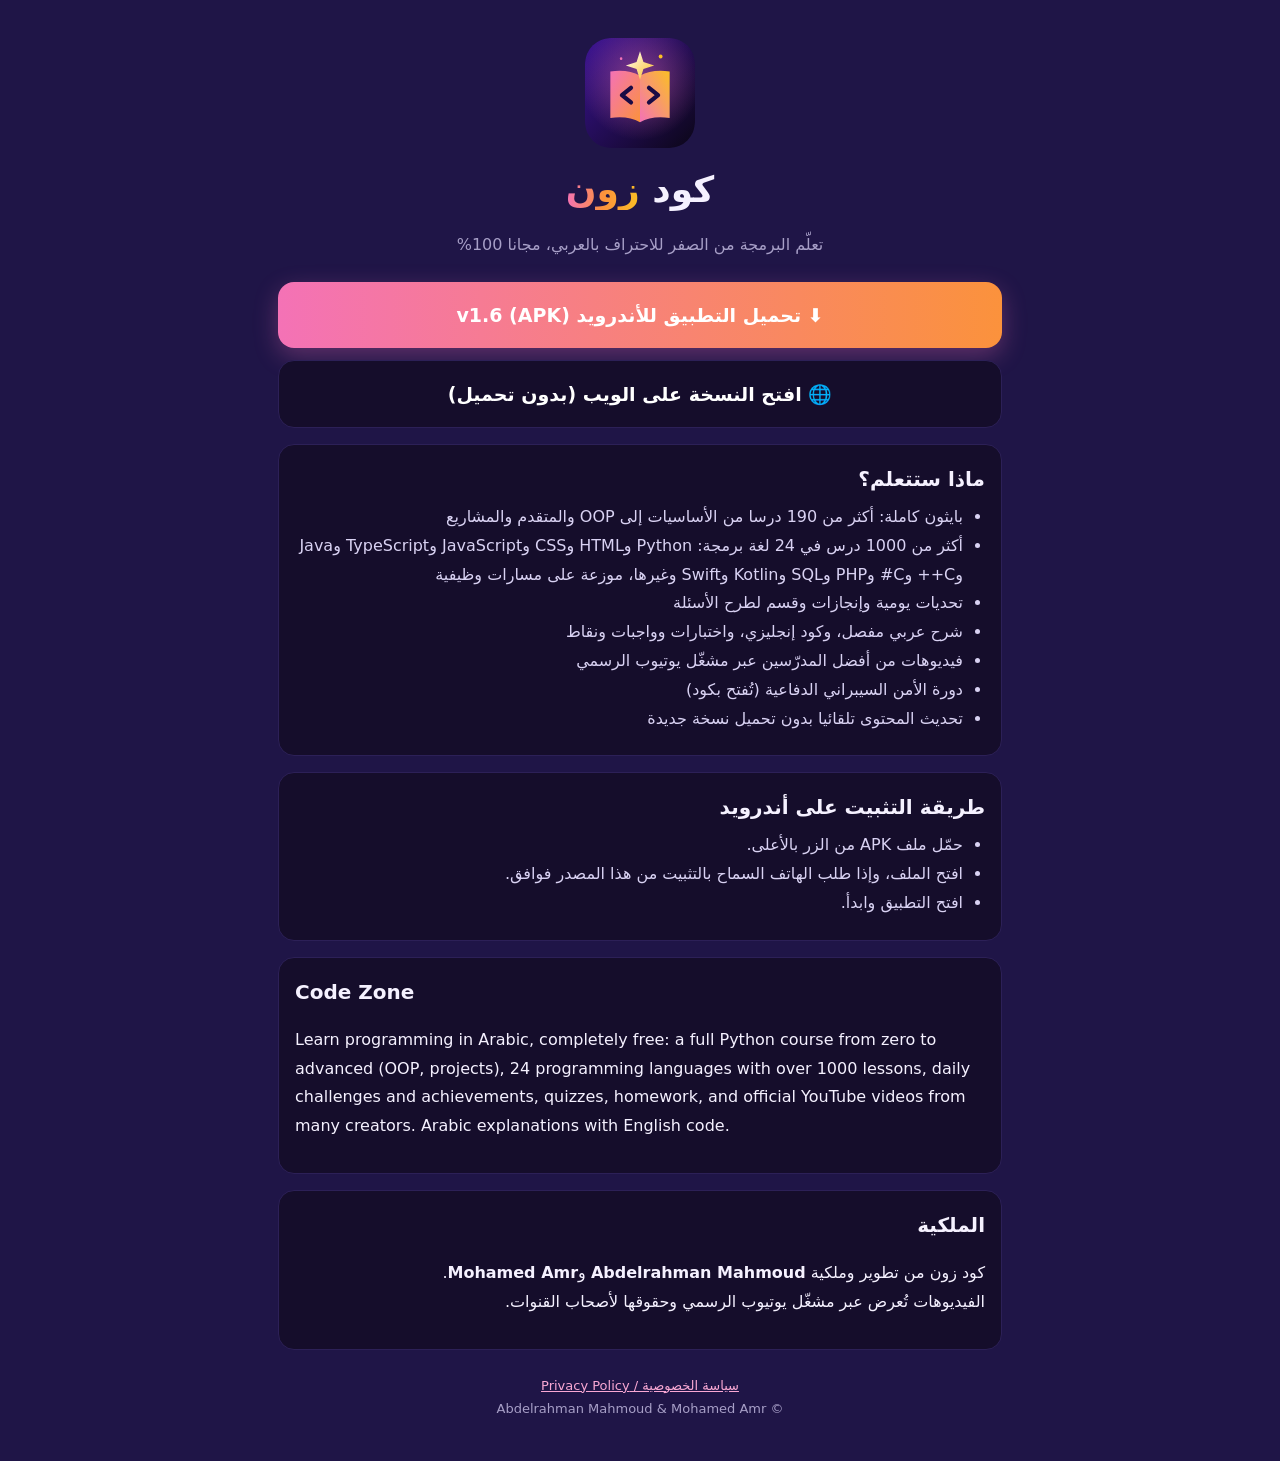
<file: codekids/index.html>
<!DOCTYPE html><html lang="ar" dir="rtl"><head><meta http-equiv="Cache-Control" content="no-cache"><meta charset="utf-8"><meta name="viewport" content="width=device-width,initial-scale=1"><title>كود زون | Code Zone - تعلّم البرمجة بالعربي مجانا</title>
<meta name="description" content="كود زون: تعلّم البرمجة من الصفر للاحتراف بالعربي مجانا. Learn programming in Arabic for free.">
<link rel="icon" href="app/icon.svg"><meta name="theme-color" content="#1f1547">
<style>*{box-sizing:border-box}body{margin:0;background:#1f1547;color:#f5f1ff;font-family:system-ui,"Noto Sans Arabic",Tahoma,sans-serif;line-height:1.8}
.w{max-width:760px;margin:0 auto;padding:28px 18px}.logo{width:110px;height:110px;border-radius:26px;display:block;margin:10px auto}
h1{text-align:center;font-size:36px;margin:8px 0}h1 span{background:linear-gradient(90deg,#f472b6,#fb923c,#fbbf24);-webkit-background-clip:text;color:transparent}
.sub{text-align:center;color:#a79fc7;margin:0 0 22px}.btn{display:block;text-align:center;text-decoration:none;color:#fff;font-weight:800;font-size:19px;border-radius:16px;padding:16px;margin:12px 0;background:linear-gradient(90deg,#f472b6,#fb923c);box-shadow:0 8px 24px #f472b64d}
.btn.s{background:#150d2b;border:1px solid #2c2057;box-shadow:none}.box{background:#150d2b;border:1px solid #2c2057;border-radius:16px;padding:16px;margin:16px 0}
h2{font-size:20px;margin:0 0 6px}ul{margin:6px 0;padding-inline-start:22px;color:#d9d2f3}.s2{color:#a79fc7;font-size:13px;text-align:center;margin-top:24px}a{color:#f9a8d4}.en{direction:ltr;text-align:left}</style></head><body><div class="w">
<img class="logo" src="app/icon.svg" alt="Code Zone logo">
<h1>كود <span>زون</span></h1><p class="sub">تعلّم البرمجة من الصفر للاحتراف بالعربي، مجانا 100%</p>
<a class="btn" href="https://github.com/bodimhefni2010-png/bodimhefni2010-png.github.io/releases/download/codekids-v1.6/CodeKids-v1.6.apk">⬇ تحميل التطبيق للأندرويد (APK) v1.6</a>
<a class="btn s" href="app/">🌐 افتح النسخة على الويب (بدون تحميل)</a>
<div class="box"><h2>ماذا ستتعلم؟</h2><ul><li>بايثون كاملة: أكثر من 190 درسا من الأساسيات إلى OOP والمتقدم والمشاريع</li><li>أكثر من 1000 درس في 24 لغة برمجة: Python وHTML وCSS وJavaScript وTypeScript وJava وC++ وC# وPHP وSQL وKotlin وSwift وغيرها، موزعة على مسارات وظيفية</li><li>تحديات يومية وإنجازات وقسم لطرح الأسئلة</li><li>شرح عربي مفصل، وكود إنجليزي، واختبارات وواجبات ونقاط</li><li>فيديوهات من أفضل المدرّسين عبر مشغّل يوتيوب الرسمي</li><li>دورة الأمن السيبراني الدفاعية (تُفتح بكود)</li><li>تحديث المحتوى تلقائيا بدون تحميل نسخة جديدة</li></ul></div>
<div class="box"><h2>طريقة التثبيت على أندرويد</h2><ul><li>حمّل ملف APK من الزر بالأعلى.</li><li>افتح الملف، وإذا طلب الهاتف السماح بالتثبيت من هذا المصدر فوافق.</li><li>افتح التطبيق وابدأ.</li></ul></div>
<div class="box en"><h2>Code Zone</h2><p>Learn programming in Arabic, completely free: a full Python course from zero to advanced (OOP, projects), 24 programming languages with over 1000 lessons, daily challenges and achievements, quizzes, homework, and official YouTube videos from many creators. Arabic explanations with English code.</p></div>
<div class="box"><h2>الملكية</h2><p>كود زون من تطوير وملكية <b>Abdelrahman Mahmoud</b> و<b>Mohamed Amr</b>.<br>الفيديوهات تُعرض عبر مشغّل يوتيوب الرسمي وحقوقها لأصحاب القنوات.</p></div>
<p class="s2"><a href="privacy.html">سياسة الخصوصية / Privacy Policy</a><br>© Abdelrahman Mahmoud &amp; Mohamed Amr</p></div></body></html>
</file>
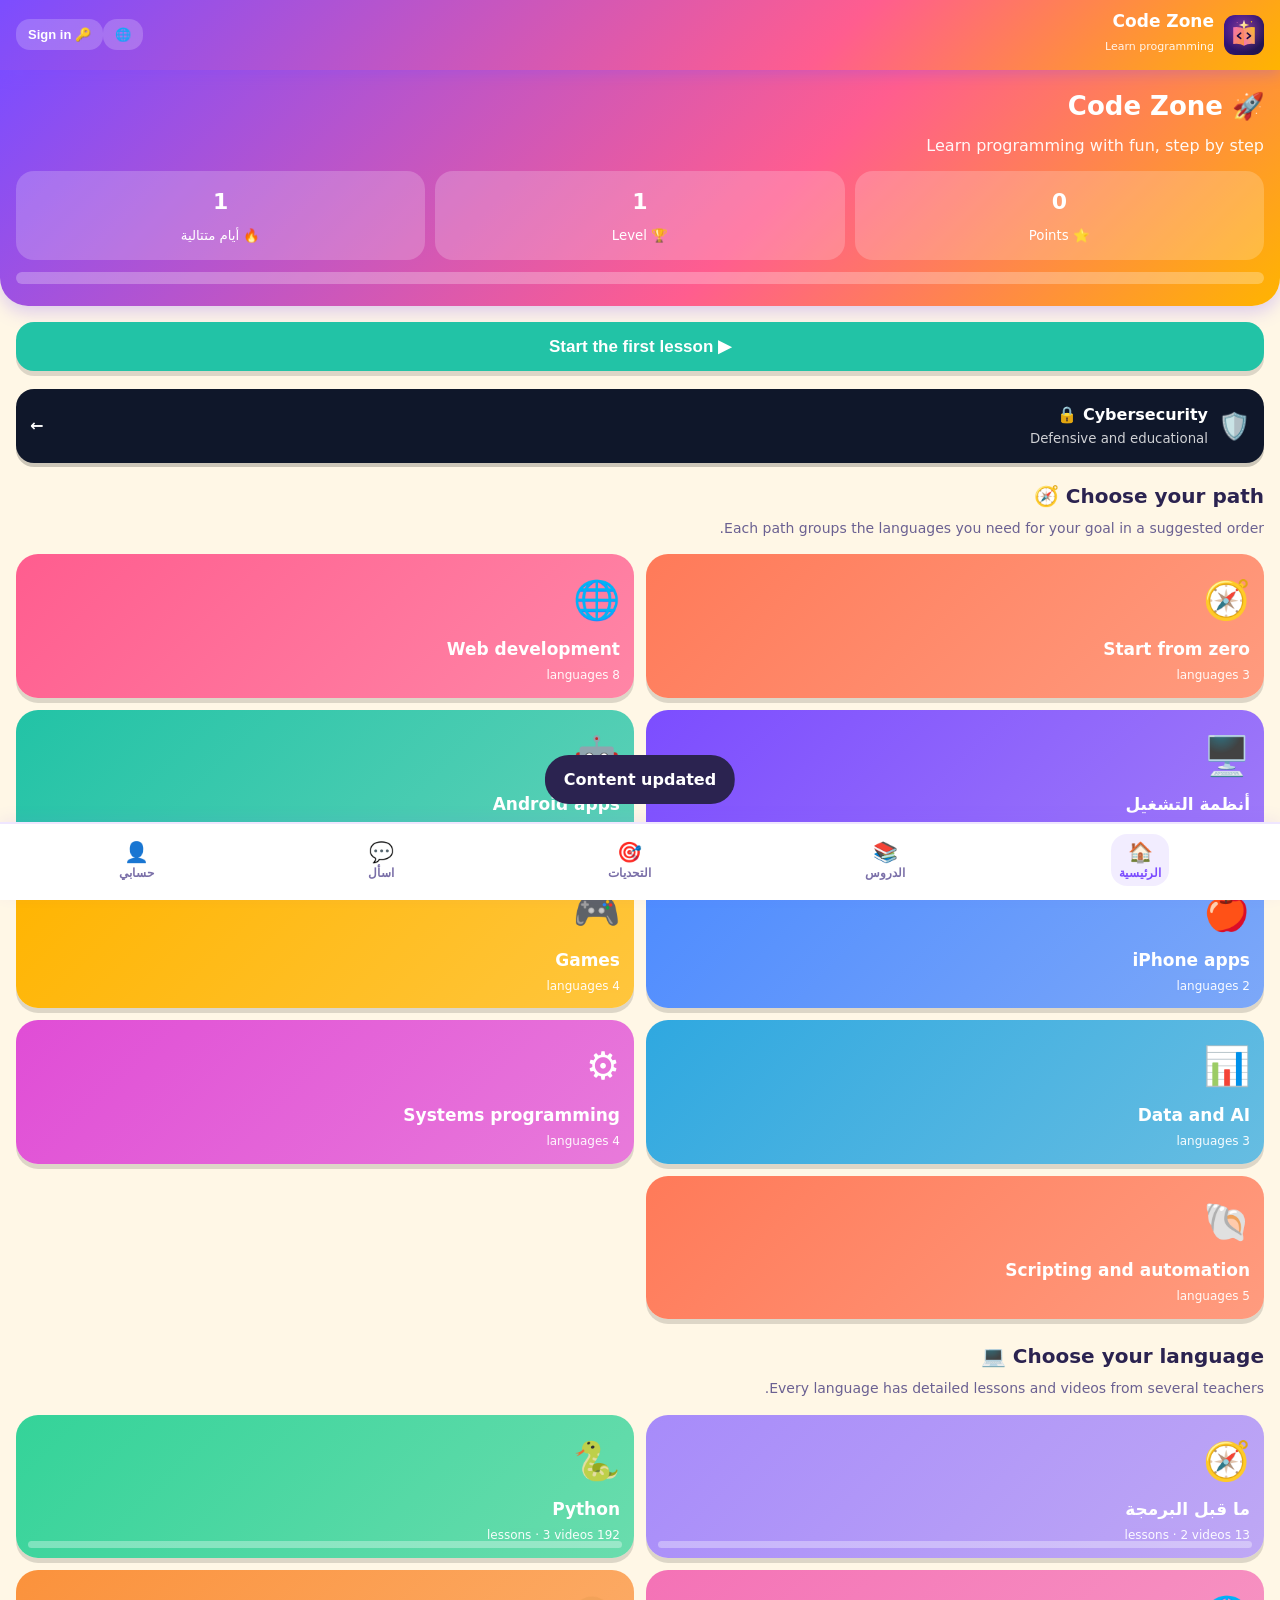
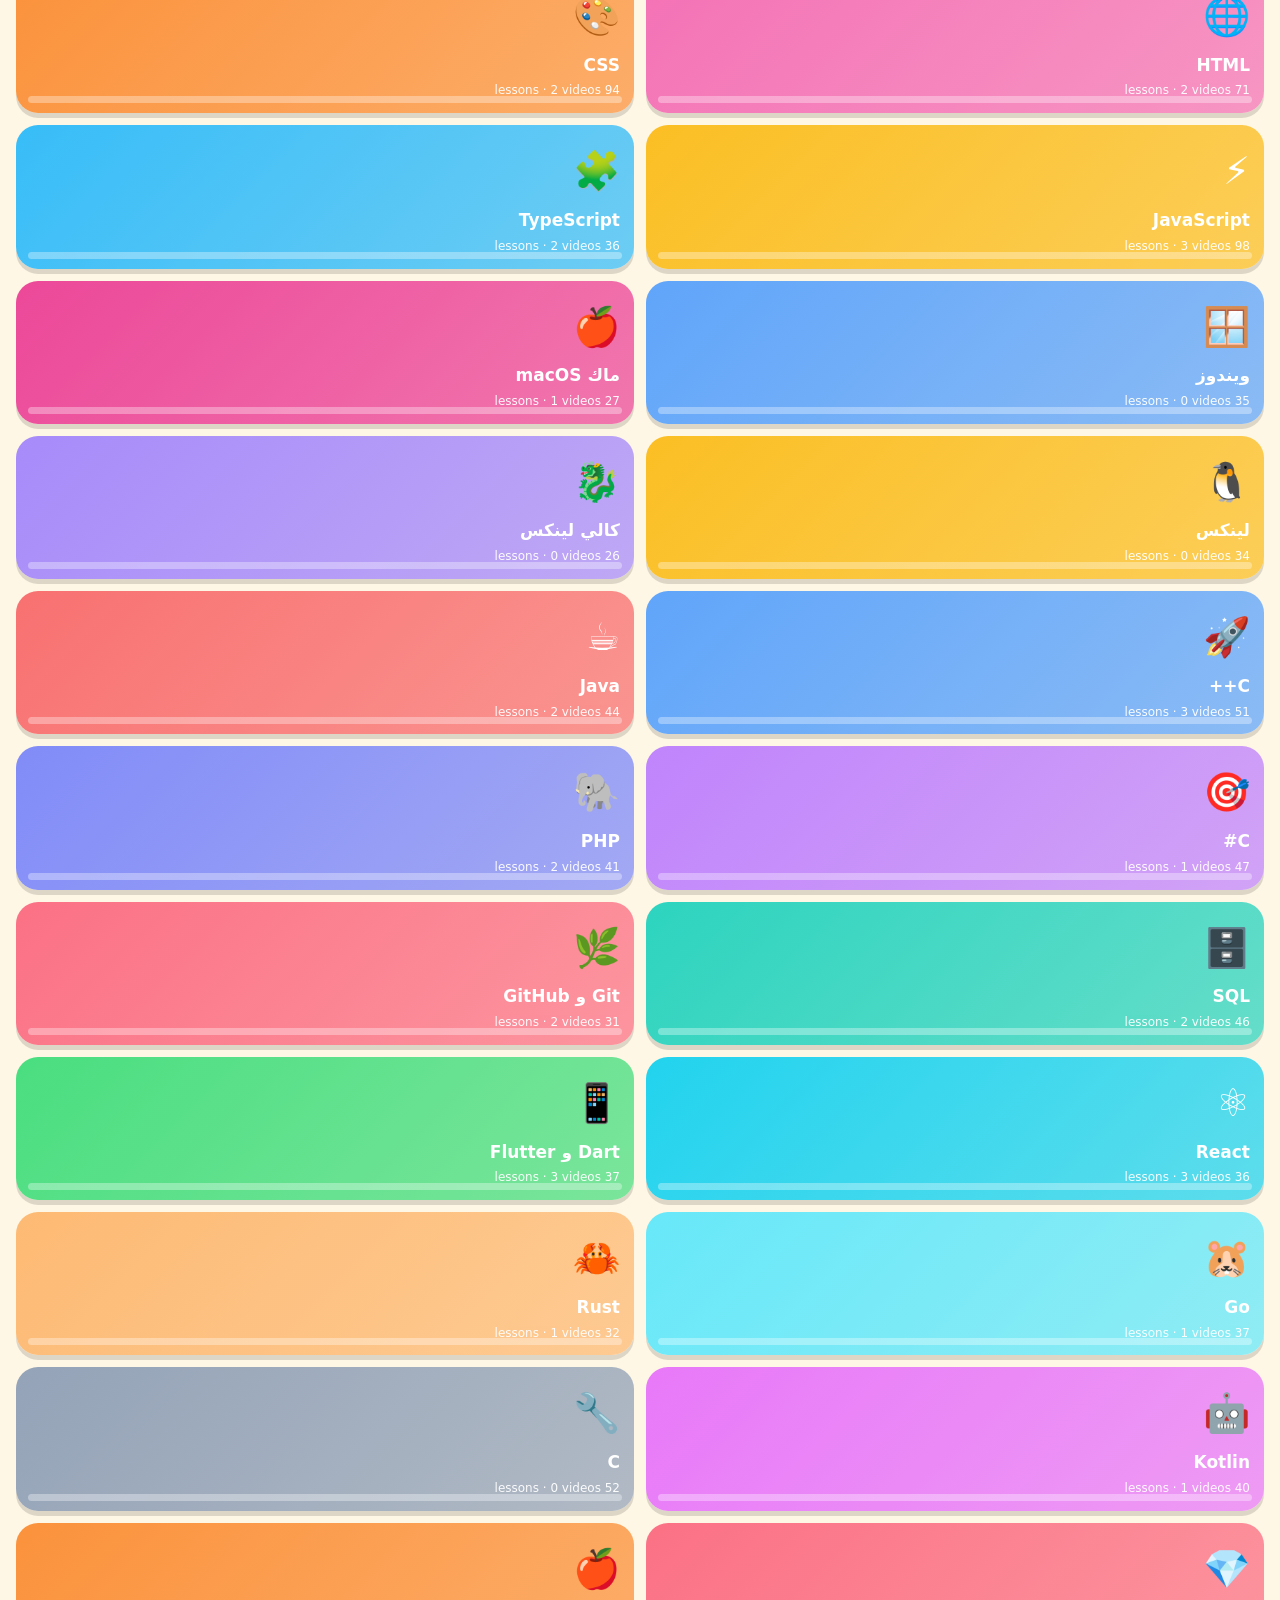
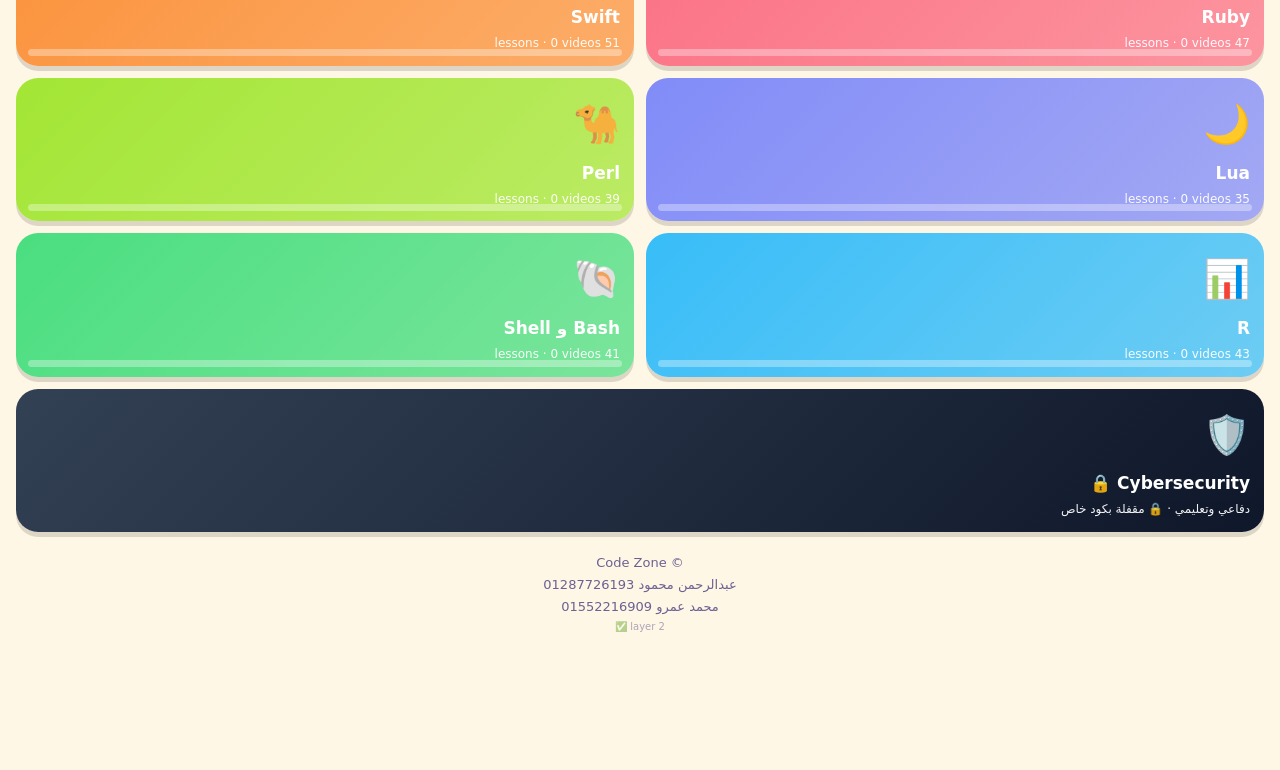
<file: codekids/app/index.html>
<!DOCTYPE html><html lang="ar" dir="rtl"><head><meta charset="utf-8">
<meta name="viewport" content="width=device-width,initial-scale=1,maximum-scale=1,user-scalable=no">
<meta name="theme-color" content="#1f1547"><link rel="manifest" href="manifest.webmanifest"><link rel="icon" href="icon.svg"><title>كود زون</title>
<style>
:root{--bg:#1f1547;--s:#2c2060;--s2:#392b78;--b:#4f3f98;--t:#fbf9ff;--m:#cfc8ee;--a:#f472b6;--a2:#fb923c;--g:#34d399;--y:#fbbf24}
*{box-sizing:border-box;-webkit-tap-highlight-color:transparent}
body{margin:0;background:var(--bg);color:var(--t);font-family:system-ui,"Noto Sans Arabic",Tahoma,sans-serif;padding-bottom:84px;line-height:1.7}
.top{position:sticky;top:0;z-index:5;display:flex;align-items:center;justify-content:space-between;padding:12px 16px;background:#1f1547ee;backdrop-filter:blur(8px);border-bottom:1px solid var(--b)}
.logo{display:flex;align-items:center;gap:10px}.logo svg{flex:none;border-radius:11px}.logo i{width:38px;height:38px;border-radius:12px;background:linear-gradient(135deg,var(--a),var(--a2));display:grid;place-items:center;font-style:normal;font-weight:800;color:#fff;font-size:14px;direction:ltr}
.logo b{display:block;font-size:17px;line-height:1.1}.logo small{color:var(--m);font-size:11px}
.lb{border:1px solid var(--b);background:var(--s);color:var(--t);border-radius:14px;padding:8px 12px;font-weight:700;font-size:13px;display:flex;align-items:center;gap:6px}
.lb img{width:24px;height:24px;border-radius:50%}
main{padding:16px}
.pill{display:inline-block;border:1px solid #f472b655;background:#f472b61a;color:#f9a8d4;border-radius:12px;padding:5px 12px;font-size:12px;margin-bottom:12px;direction:ltr}
h1.hero{font-size:34px;line-height:1.25;margin:6px 0 10px}.hl{background:linear-gradient(90deg,var(--a),var(--a2),var(--y));-webkit-background-clip:text;color:transparent}
.sub{color:var(--m);margin:0 0 16px}
.row{display:flex;gap:10px;align-items:center;margin-bottom:18px}
.cta{flex:1;border:0;border-radius:16px;padding:15px;background:linear-gradient(90deg,var(--a),var(--a2));color:#fff;font-size:17px;font-weight:800;box-shadow:0 8px 24px #f472b64d}
.cta:active{transform:scale(.97)}
.prog{border:1px solid var(--b);background:var(--s);border-radius:16px;padding:10px 12px;font-size:13px;color:var(--m);direction:ltr;display:flex;gap:8px;align-items:center}.prog span{display:block;width:50px;height:6px;background:var(--b);border-radius:4px;overflow:hidden}.prog span i{display:block;height:100%;background:var(--a)}
.code{direction:ltr;text-align:left;background:var(--s);border:1px solid var(--b);border-radius:20px;overflow:hidden;box-shadow:0 0 60px #f472b61f;margin-bottom:22px}
.code .bar{display:flex;gap:6px;padding:10px 14px;border-bottom:1px solid var(--b);color:var(--m);font:12px monospace;justify-content:space-between}
.code .dots i{display:inline-block;width:10px;height:10px;border-radius:50%;margin-right:5px}
.code pre{margin:0;padding:14px;font:13px/1.8 monospace;color:#e9ddff;min-height:190px;white-space:pre-wrap}
.cur{display:inline-block;width:8px;height:15px;background:var(--a);vertical-align:middle;animation:bl 1s steps(1) infinite}@keyframes bl{50%{opacity:0}}
h2{font-size:20px;margin:6px 0 4px}.sec{color:var(--m);margin:0 0 14px;font-size:14px}
.tr{display:flex;gap:12px;align-items:center;background:var(--s);border:1px solid var(--b);border-radius:20px;padding:14px;margin-bottom:12px;cursor:pointer}
.tr:active{transform:scale(.98)}
.ic{width:52px;height:52px;border-radius:16px;display:grid;place-items:center;font-size:26px;flex:none}
.tr b{font-size:17px}.tr small{display:block;color:var(--m);font-size:12px}
.mini{height:5px;background:var(--b);border-radius:4px;margin-top:6px;overflow:hidden}.mini i{display:block;height:100%}
.back{background:none;border:0;color:var(--a);font-size:15px;font-weight:700;padding:4px 0 10px}
.li{display:flex;gap:12px;align-items:center;background:var(--s);border:1px solid var(--b);border-radius:18px;padding:13px;margin-bottom:10px;cursor:pointer}
.n{width:36px;height:36px;border-radius:50%;display:grid;place-items:center;font-weight:800;flex:none;color:#fff}
.tabs{display:flex;gap:6px;overflow:auto;margin:8px 0 12px;padding-bottom:4px}
.tab{flex:none;border:1px solid var(--b);background:var(--s);color:var(--m);border-radius:14px;padding:8px 14px;font-size:14px;font-weight:700}
.tab.on{background:linear-gradient(90deg,var(--a),var(--a2));color:#fff;border-color:transparent}
.box{background:var(--s);border:1px solid var(--b);border-radius:20px;padding:16px;margin-bottom:12px}
.box h3{margin:0 0 6px;font-size:17px;color:#f9a8d4}.box p{margin:0 0 8px}
pre.c{direction:ltr;text-align:left;background:#0e0820;border:1px solid var(--b);color:#c9f7e1;padding:12px;border-radius:14px;overflow:auto;font:13px/1.6 monospace;margin:8px 0;white-space:pre}
.tip{background:#fbbf2418;border:1px solid #fbbf2455;border-radius:16px;padding:12px;color:#fde68a}
.vid{position:relative;padding-top:56.25%;border-radius:18px;overflow:hidden;background:#000;margin-bottom:10px}.vid iframe{position:absolute;inset:0;width:100%;height:100%;border:0}
.chip{display:inline-block;border:1px solid var(--b);background:var(--s2);color:var(--t);border-radius:14px;padding:7px 12px;font-size:13px;margin:0 0 8px 8px}.chip.on{border-color:var(--a);background:#f472b622}
.btn{border:0;border-radius:14px;padding:11px 18px;font-size:15px;font-weight:800;color:#fff;background:linear-gradient(90deg,var(--a),var(--a2));margin:6px 0 0 8px}
.btn.s{background:var(--s2);border:1px solid var(--b)}.btn.g{background:#059669}
textarea{direction:ltr;text-align:left;width:100%;min-height:150px;background:#0e0820;color:#e9ddff;border:1px solid var(--b);border-radius:14px;padding:10px;font:13px/1.6 monospace}
.out{direction:ltr;text-align:left;background:#0e0820;border:1px dashed var(--b);border-radius:14px;padding:10px;min-height:44px;margin-top:10px;white-space:pre-wrap;font:13px monospace;color:#c9f7e1}
iframe.pv{width:100%;height:200px;border:1px dashed var(--b);border-radius:14px;background:#fff;margin-top:10px}
.opt{display:block;width:100%;text-align:right;background:var(--s2);border:2px solid var(--b);border-radius:14px;padding:13px;margin:8px 0;font-size:15px;color:var(--t);font-weight:600}
.opt.ok{background:#05966933;border-color:var(--g);animation:pop .4s}.opt.no{background:#dc262633;border-color:#f87171;animation:sh .4s}
@keyframes pop{50%{transform:scale(1.04)}}@keyframes sh{25%{transform:translateX(-7px)}75%{transform:translateX(7px)}}
.hw{display:flex;gap:10px;align-items:center;font-size:16px}.hw input{width:26px;height:26px;accent-color:var(--g)}
.nav{position:fixed;bottom:0;left:0;right:0;display:flex;justify-content:space-around;padding:10px 12px 14px;background:#1f1547f5;border-top:1px solid var(--b);z-index:6}
.nav button{background:none;border:0;color:var(--m);font-size:12px;font-weight:700;display:flex;flex-direction:column;align-items:center;gap:2px;padding:6px 18px;border-radius:16px}
.nav button span{font-size:20px}.nav button.on{background:#f472b620;color:#f9a8d4}
.stats{display:grid;grid-template-columns:1fr 1fr 1fr;gap:10px;margin-bottom:14px}.st{background:var(--s);border:1px solid var(--b);border-radius:18px;padding:12px;text-align:center}.st b{font-size:22px;display:block}.st small{color:var(--m)}
canvas#cf{position:fixed;inset:0;pointer-events:none;z-index:9}
.toast{position:fixed;bottom:96px;left:50%;transform:translateX(-50%);background:var(--s2);border:1px solid var(--a);padding:10px 18px;border-radius:24px;font-weight:700;z-index:10;opacity:0;transition:.3s;pointer-events:none;text-align:center;max-width:90%}.toast.s{opacity:1}
.g-btn{width:100%;background:#fff;color:#222;border:0;border-radius:14px;padding:13px;font-size:16px;font-weight:800;display:flex;gap:10px;justify-content:center;align-items:center}
.small{color:var(--m);font-size:13px}
.mod{margin:16px 0 6px;padding:6px 12px;border-radius:10px;background:#f472b61a;border:1px solid #f472b655;color:#f9a8d4;font-weight:700;font-size:13px}.hero{overflow-wrap:anywhere}body{overflow-x:hidden}.pg{display:grid;grid-template-columns:1fr 1fr;gap:10px;margin:10px 0 18px}.pc{background:var(--s);border:1px solid var(--b);border-radius:16px;padding:14px;cursor:pointer;display:flex;flex-direction:column;gap:4px}.pc span{font-size:26px}.pc small{color:var(--m)}</style></head><body>
<canvas id="cf"></canvas><div class="toast" id="toast"></div>
<div class="top"><div class="logo"><svg width='40' height='40' xmlns='http://www.w3.org/2000/svg' viewBox='0 0 512 512'><defs><linearGradient id="bg" x1="0" y1="0" x2="1" y2="1"><stop offset="0" stop-color="#3b1394"/><stop offset="1" stop-color="#1f1547"/></linearGradient><radialGradient id="gl" cx=".5" cy=".38" r=".55"><stop offset="0" stop-color="#f472b6" stop-opacity=".45"/><stop offset="1" stop-color="#f472b6" stop-opacity="0"/></radialGradient><linearGradient id="pg1" x1="0" y1="0" x2="1" y2="1"><stop offset="0" stop-color="#f472b6"/><stop offset="1" stop-color="#fb923c"/></linearGradient><linearGradient id="pg2" x1="1" y1="0" x2="0" y2="1"><stop offset="0" stop-color="#fbbf24"/><stop offset="1" stop-color="#f472b6"/></linearGradient><linearGradient id="sp" x1="0" y1="0" x2="1" y2="1"><stop offset="0" stop-color="#fff"/><stop offset="1" stop-color="#fbbf24"/></linearGradient></defs><rect width='512' height='512' rx='112' fill='url(#bg)'/><rect width='512' height='512' rx='112' fill='url(#gl)'/><g>
<path d="M256 176 L256 392 Q200 360 118 372 L118 156 Q200 144 256 176Z" fill="url(#pg1)"/>
<path d="M256 176 L256 392 Q312 360 394 372 L394 156 Q312 144 256 176Z" fill="url(#pg2)"/>
<path d="M214 232 L172 266 L214 300" fill="none" stroke="#1a0b45" stroke-width="20" stroke-linecap="round" stroke-linejoin="round"/>
<path d="M298 232 L340 266 L298 300" fill="none" stroke="#1a0b45" stroke-width="20" stroke-linecap="round" stroke-linejoin="round"/>
<path d="M256 62 L272 112 L322 128 L272 144 L256 194 L240 144 L190 128 L240 112Z" fill="url(#sp)"/>
<circle cx="352" cy="86" r="9" fill="#fbbf24"/><circle cx="168" cy="96" r="6" fill="#f472b6"/>
</g></svg>
<div><b>كود زون</b><small>تعلّم البرمجة بالعربي</small></div></div><button class="lb" id="lg" style="margin-inline-start:auto" onclick="tab('me')">🌐</button><button class="lb" id="lb" onclick="tab('me')">دخول</button></div>
<main id="app"></main>
<div class="nav"><button id="n_home" onclick="tab('home')"><span>🏠</span>المسار</button><button id="n_prog" onclick="tab('prog')"><span>📈</span>تقدّمي</button><button id="n_me" onclick="tab('me')"><span>👤</span>حسابي</button></div>
<script src="d0.js"></script><script src="d1.js"></script><script src="d2.js"></script><script src="d3.js"></script><script src="d5.js"></script><script src="d6.js"></script><script src="enc-bundle.js"></script>
<script>
let PF=false,CRED=null;
const CREDDEF=`<b>عبدالرحمن محمود</b> (Abdelrahman Mahmoud) <span dir="ltr">📱 01287726193</span><br><b>محمد عمرو</b> (Mohamed Amr) <span dir="ltr">📱 01552216909</span>`;
const CREDFOOT='© كود زون<br>عبدالرحمن محمود <span dir="ltr">01287726193</span><br>محمد عمرو <span dir="ltr">01552216909</span>';
function priceTxt(){const r=((navigator.language||'').split('-')[1]||'').toUpperCase();if(!PF||!r||r==='EG')return null;
 const eur=['FR','ES','IT','DE','NL','BE','PT','AT','IE','FI','GR'];return eur.includes(r)?'50 EUR':r==='JP'?'50 JPY':'50 USD'}
function unlockTxt(){const p=priceTxt();const T={
ar:p=>`🔐 لفتح الدورة: حوّل ${p||'100 جنيه مصري'} على رقم المحفظة (أورانج كاش) ثم أرسل صورة التحويل على واتساب لاستلام كود الفتح.`,
en:p=>`🔐 To unlock: transfer ${p||'100 EGP'} to the wallet number (Orange Cash), then send the transfer screenshot on WhatsApp to get your unlock code.`,
fr:p=>`🔐 Pour déverrouiller : transfère ${p||'100 EGP'} au numéro du portefeuille (Orange Cash), puis envoie la capture du transfert sur WhatsApp pour recevoir ton code.`,
es:p=>`🔐 Para desbloquear: transfiere ${p||'100 EGP'} al número de la cartera (Orange Cash) y envía la captura por WhatsApp para recibir tu código.`,
it:p=>`🔐 Per sbloccare: trasferisci ${p||'100 EGP'} al numero del portafoglio (Orange Cash) e invia lo screenshot su WhatsApp per ricevere il codice.`,
ru:p=>`🔐 Чтобы открыть: переведи ${p||'100 EGP'} на номер кошелька (Orange Cash) и отправь скриншот перевода в WhatsApp, чтобы получить код.`};return (T[LANG]||T.ar)(p)}
const I18={"كود زون":{"en":"Code Zone","fr":"Code Zone","es":"Code Zone","it":"Code Zone","ru":"Code Zone"},"تعلّم البرمجة بالعربي":{"en":"Learn programming","fr":"Apprends à programmer","es":"Aprende programación","it":"Impara a programmare","ru":"Учись программировать"},"دخول":{"en":"Sign in","fr":"Connexion","es":"Entrar","it":"Accedi","ru":"Вход"},"المسار":{"en":"Path","fr":"Parcours","es":"Ruta","it":"Percorso","ru":"Путь"},"تقدّمي":{"en":"Progress","fr":"Progrès","es":"Progreso","it":"Progressi","ru":"Прогресс"},"حسابي":{"en":"Account","fr":"Compte","es":"Cuenta","it":"Account","ru":"Аккаунт"},"الأمن السيبراني":{"en":"Cybersecurity","fr":"Cybersécurité","es":"Ciberseguridad","it":"Cybersicurezza","ru":"Кибербезопасность"},"دفاعي وتعليمي":{"en":"Defensive and educational","fr":"Défensif et éducatif","es":"Defensivo y educativo","it":"Difensivo ed educativo","ru":"Защита и обучение"},"مقفلة بكود خاص":{"en":"Locked with a private code","fr":"Verrouillé par code privé","es":"Bloqueado con código privado","it":"Bloccato da codice privato","ru":"Закрыто личным кодом"},"تم تحديث المحتوى":{"en":"Content updated","fr":"Contenu mis à jour","es":"Contenido actualizado","it":"Contenuto aggiornato","ru":"Контент обновлён"},"نقطة":{"en":"points","fr":"points","es":"puntos","it":"punti","ru":"очков"},"رحلتك تبدأ من هنا":{"en":"Your journey starts here","fr":"Ton voyage commence ici","es":"Tu viaje empieza aquí","it":"Il tuo viaggio inizia qui","ru":"Твой путь начинается здесь"},"مسار تعليمي":{"en":"Learning path","fr":"Parcours d'apprentissage","es":"Ruta de aprendizaje","it":"Percorso di studio","ru":"Учебный путь"},"درسا":{"en":"lessons","fr":"leçons","es":"lecciones","it":"lezioni","ru":"уроков"},"دروس":{"en":"lessons","fr":"leçons","es":"lecciones","it":"lezioni","ru":"уроков"},"لغة":{"en":"languages","fr":"langages","es":"lenguajes","it":"linguaggi","ru":"языков"},"لغات":{"en":"languages","fr":"langages","es":"lenguajes","it":"linguaggi","ru":"языков"},"بالعربية":{"en":"in Arabic","fr":"en arabe","es":"en árabe","it":"in arabo","ru":"на арабском"},"بالإنجليزية":{"en":"in English","fr":"en anglais","es":"en inglés","it":"in inglese","ru":"на английском"},"تعلّم":{"en":"Learn","fr":"Apprends","es":"Aprende","it":"Impara","ru":"Изучай"},"البرمجة":{"en":"programming","fr":"la programmation","es":"programación","it":"la programmazione","ru":"программирование"},"بخطوات واضحة":{"en":"in clear steps","fr":"pas à pas","es":"paso a paso","it":"passo dopo passo","ru":"шаг за шагом"},"شرح عربي مفصل وكود إنجليزي، مع فيديوهات من أفضل المدرسين العرب، وتجربة كود واختبارات وواجبات.":{"en":"Detailed explanations, English code, videos from great teachers, a code playground, quizzes and exercises.","fr":"Explications détaillées, code en anglais, vidéos de bons enseignants, essai de code, quiz et exercices.","es":"Explicaciones detalladas, código en inglés, videos de buenos profesores, prueba de código, cuestionarios y ejercicios.","it":"Spiegazioni dettagliate, codice in inglese, video di ottimi insegnanti, prova del codice, quiz ed esercizi.","ru":"Подробные объяснения, код на английском, видео лучших преподавателей, запуск кода, тесты и упражнения."},"كمّل من حيث وقفت":{"en":"Continue where you stopped","fr":"Reprendre où tu t'es arrêté","es":"Continúa donde lo dejaste","it":"Riprendi da dove eri rimasto","ru":"Продолжить с того же места"},"ابدأ الدرس الأول":{"en":"Start the first lesson","fr":"Commencer la première leçon","es":"Empezar la primera lección","it":"Inizia la prima lezione","ru":"Начать первый урок"},"اختر مسارك":{"en":"Choose your path","fr":"Choisis ton parcours","es":"Elige tu ruta","it":"Scegli il tuo percorso","ru":"Выбери свой путь"},"كل مسار يجمع اللغات اللازمة لهدفك بترتيب مقترح.":{"en":"Each path groups the languages you need for your goal in a suggested order.","fr":"Chaque parcours regroupe les langages utiles à ton objectif dans un ordre conseillé.","es":"Cada ruta agrupa los lenguajes que necesitas para tu meta en un orden sugerido.","it":"Ogni percorso raggruppa i linguaggi utili al tuo obiettivo in un ordine consigliato.","ru":"Каждый путь объединяет языки для твоей цели в рекомендуемом порядке."},"اختر لغتك":{"en":"Choose your language","fr":"Choisis ton langage","es":"Elige tu lenguaje","it":"Scegli il tuo linguaggio","ru":"Выбери язык"},"كل لغة فيها دروس مفصلة وفيديوهات من أكثر من مدرس.":{"en":"Every language has detailed lessons and videos from several teachers.","fr":"Chaque langage a des leçons détaillées et des vidéos de plusieurs enseignants.","es":"Cada lenguaje tiene lecciones detalladas y videos de varios profesores.","it":"Ogni linguaggio ha lezioni dettagliate e video di più insegnanti.","ru":"В каждом языке подробные уроки и видео разных преподавателей."},"فيديو":{"en":"videos","fr":"vidéos","es":"videos","it":"video","ru":"видео"},"كل المسارات":{"en":"All paths","fr":"Tous les parcours","es":"Todas las rutas","it":"Tutti i percorsi","ru":"Все пути"},"الترتيب المقترح للتعلم:":{"en":"Suggested learning order:","fr":"Ordre conseillé :","es":"Orden sugerido:","it":"Ordine consigliato:","ru":"Рекомендуемый порядок:"},"كل اللغات":{"en":"All languages","fr":"Tous les langages","es":"Todos los lenguajes","it":"Tutti i linguaggi","ru":"Все языки"},"هذه اللغة يتم توسيعها إلى منهج كامل من الصفر للاحتراف، وستصلك الدروس الجديدة تلقائيا.":{"en":"This language is being expanded into a full zero-to-pro course. New lessons arrive automatically.","fr":"Ce langage devient un cours complet de zéro à pro. Les nouvelles leçons arrivent automatiquement.","es":"Este lenguaje se está ampliando a un curso completo de cero a pro. Las lecciones nuevas llegan solas.","it":"Questo linguaggio diventa un corso completo da zero a pro. Le nuove lezioni arrivano da sole.","ru":"Этот язык расширяется до полного курса с нуля до профи. Новые уроки приходят автоматически."},"الدروس":{"en":"Lessons","fr":"Leçons","es":"Lecciones","it":"Lezioni","ru":"Уроки"},"الفيديوهات":{"en":"Videos","fr":"Vidéos","es":"Videos","it":"Video","ru":"Видео"},"أقسام":{"en":"sections","fr":"sections","es":"secciones","it":"sezioni","ru":"разделов"},"أسئلة · واجب":{"en":"Quiz · Exercise","fr":"Quiz · Exercice","es":"Cuestionario · Ejercicio","it":"Quiz · Esercizio","ru":"Тест · Задание"},"القناة:":{"en":"Channel:","fr":"Chaîne :","es":"Canal:","it":"Canale:","ru":"Канал:"},"افتح القائمة في يوتيوب":{"en":"Open playlist on YouTube","fr":"Ouvrir la liste sur YouTube","es":"Abrir la lista en YouTube","it":"Apri la playlist su YouTube","ru":"Открыть плейлист на YouTube"},"دروس أخرى عن الموضوع":{"en":"More lessons on this topic","fr":"Autres leçons sur le sujet","es":"Más lecciones sobre el tema","it":"Altre lezioni sull'argomento","ru":"Другие уроки по теме"},"الفيديوهات تُعرض بمشغّل يوتيوب الرسمي، وحقوقها لأصحاب القنوات.":{"en":"Videos play in the official YouTube player. Rights belong to the channel owners.","fr":"Les vidéos utilisent le lecteur officiel YouTube. Les droits appartiennent aux chaînes.","es":"Los videos usan el reproductor oficial de YouTube. Los derechos son de los canales.","it":"I video usano il player ufficiale di YouTube. I diritti sono dei canali.","ru":"Видео идут в официальном плеере YouTube. Права принадлежат авторам каналов."},"الشرح":{"en":"Lesson","fr":"Leçon","es":"Lección","it":"Lezione","ru":"Урок"},"جرّب":{"en":"Try it","fr":"Essaie","es":"Pruébalo","it":"Provalo","ru":"Попробуй"},"اختبار":{"en":"Quiz","fr":"Quiz","es":"Cuestionario","it":"Quiz","ru":"Тест"},"واجب":{"en":"Exercise","fr":"Exercice","es":"Ejercicio","it":"Esercizio","ru":"Задание"},"أنهيت الشرح":{"en":"I finished the lesson","fr":"J'ai fini la leçon","es":"Terminé la lección","it":"Ho finito la lezione","ru":"Я прошёл урок"},"اختبر نفسك":{"en":"Test yourself","fr":"Teste-toi","es":"Ponte a prueba","it":"Mettiti alla prova","ru":"Проверь себя"},"افتح في يوتيوب":{"en":"Open in YouTube","fr":"Ouvrir dans YouTube","es":"Abrir en YouTube","it":"Apri su YouTube","ru":"Открыть в YouTube"},"عدّل الكود واضغط تشغيل.":{"en":"Edit the code and press Run.","fr":"Modifie le code et appuie sur Exécuter.","es":"Edita el código y pulsa Ejecutar.","it":"Modifica il codice e premi Esegui.","ru":"Измени код и нажми «Запуск»."},"عدّل الكود وشاهد الصفحة مباشرة.":{"en":"Edit the code and see the page live.","fr":"Modifie le code et vois la page en direct.","es":"Edita el código y ve la página en vivo.","it":"Modifica il codice e guarda la pagina dal vivo.","ru":"Измени код и сразу смотри страницу."},"تشغيل":{"en":"Run","fr":"Exécuter","es":"Ejecutar","it":"Esegui","ru":"Запуск"},"إعادة":{"en":"Reset","fr":"Réinitialiser","es":"Reiniciar","it":"Ripristina","ru":"Сброс"},"انسخ الكود وجرّبه وعدّل عليه. التشغيل يتم على موقع خارجي مجاني.":{"en":"Copy the code, try it and change it. It runs on a free external site.","fr":"Copie le code, essaie-le et modifie-le. Il s'exécute sur un site externe gratuit.","es":"Copia el código, pruébalo y cámbialo. Se ejecuta en un sitio externo gratuito.","it":"Copia il codice, provalo e modificalo. Funziona su un sito esterno gratuito.","ru":"Скопируй код, запусти и измени. Он выполняется на бесплатном внешнем сайте."},"نسخ الكود":{"en":"Copy code","fr":"Copier le code","es":"Copiar código","it":"Copia il codice","ru":"Копировать код"},"افتح المشغّل أونلاين":{"en":"Open the online runner","fr":"Ouvrir l'exécuteur en ligne","es":"Abrir el ejecutor en línea","it":"Apri l'esecutore online","ru":"Открыть онлайн-запуск"},"واجبك":{"en":"Your exercise","fr":"Ton exercice","es":"Tu ejercicio","it":"Il tuo esercizio","ru":"Твоё задание"},"خلصت الواجب":{"en":"I finished the exercise","fr":"J'ai fini l'exercice","es":"Terminé el ejercicio","it":"Ho finito l'esercizio","ru":"Я выполнил задание"},"تمرين":{"en":"Practice","fr":"Entraînement","es":"Práctica","it":"Esercizio","ru":"Практика"},"تلميح":{"en":"Hint","fr":"Indice","es":"Pista","it":"Suggerimento","ru":"Подсказка"},"الحل":{"en":"Solution","fr":"Solution","es":"Solución","it":"Soluzione","ru":"Решение"},"الدرس التالي":{"en":"Next lesson","fr":"Leçon suivante","es":"Siguiente lección","it":"Lezione successiva","ru":"Следующий урок"},"كل الدروس":{"en":"All lessons","fr":"Toutes les leçons","es":"Todas las lecciones","it":"Tutte le lezioni","ru":"Все уроки"},"تم النسخ":{"en":"Copied","fr":"Copié","es":"Copiado","it":"Copiato","ru":"Скопировано"},"حدد الكود وانسخه":{"en":"Select the code and copy it","fr":"Sélectionne le code et copie-le","es":"Selecciona el código y cópialo","it":"Seleziona il codice e copialo","ru":"Выдели код и скопируй"},"تجربة":{"en":"Playground","fr":"Essai","es":"Prueba","it":"Prova","ru":"Практика"},"خطأ:":{"en":"Error:","fr":"Erreur :","es":"Error:","it":"Errore:","ru":"Ошибка:"},"أحسنت":{"en":"Well done","fr":"Bravo","es":"Bien hecho","it":"Bravo","ru":"Молодец"},"أنهيت الدرس من قبل":{"en":"You already finished this lesson","fr":"Tu as déjà fini cette leçon","es":"Ya terminaste esta lección","it":"Hai già finito questa lezione","ru":"Ты уже прошёл этот урок"},"واجب مكتمل":{"en":"Exercise completed","fr":"Exercice terminé","es":"Ejercicio completado","it":"Esercizio completato","ru":"Задание выполнено"},"نتيجة كاملة":{"en":"Perfect score","fr":"Score parfait","es":"Puntuación perfecta","it":"Punteggio perfetto","ru":"Отличный результат"},"نتيجتك":{"en":"Your score","fr":"Ton score","es":"Tu puntuación","it":"Il tuo punteggio","ru":"Твой результат"},"أعد المحاولة":{"en":"Try again","fr":"Réessayer","es":"Inténtalo de nuevo","it":"Riprova","ru":"Попробовать снова"},"للواجب":{"en":"to the exercise","fr":"à l'exercice","es":"al ejercicio","it":"all'esercizio","ru":"к заданию"},"سؤال":{"en":"Question","fr":"Question","es":"Pregunta","it":"Domanda","ru":"Вопрос"},"كل ما أنجزته حتى الآن.":{"en":"Everything you achieved so far.","fr":"Tout ce que tu as accompli jusqu'ici.","es":"Todo lo que has logrado hasta ahora.","it":"Tutto ciò che hai fatto finora.","ru":"Всё, чего ты достиг."},"نقاط":{"en":"Points","fr":"Points","es":"Puntos","it":"Punti","ru":"Очки"},"مستوى":{"en":"Level","fr":"Niveau","es":"Nivel","it":"Livello","ru":"Уровень"},"أيام":{"en":"Days","fr":"Jours","es":"Días","it":"Giorni","ru":"Дни"},"مسح كل التقدم؟":{"en":"Erase all progress?","fr":"Effacer tout le progrès ?","es":"¿Borrar todo el progreso?","it":"Cancellare tutti i progressi?","ru":"Стереть весь прогресс?"},"مسح التقدم":{"en":"Reset progress","fr":"Effacer le progrès","es":"Borrar progreso","it":"Azzera progressi","ru":"Сбросить прогресс"},"رجوع":{"en":"Back","fr":"Retour","es":"Atrás","it":"Indietro","ru":"Назад"},"أنهيت":{"en":"Completed","fr":"Terminé","es":"Completado","it":"Completato","ru":"Пройдено"},"من":{"en":"of","fr":"sur","es":"de","it":"su","ru":"из"},"دورة دفاعية وتعليمية: المفاهيم، الشبكات، التشفير، أمان الويب، الحماية، القانون، ومنصات التدريب القانونية.":{"en":"Defensive and educational course: concepts, networks, cryptography, web security, protection, law and legal training platforms.","fr":"Cours défensif et éducatif : notions, réseaux, cryptographie, sécurité web, protection, droit et plateformes d'entraînement légales.","es":"Curso defensivo y educativo: conceptos, redes, criptografía, seguridad web, protección, ley y plataformas de práctica legales.","it":"Corso difensivo ed educativo: concetti, reti, crittografia, sicurezza web, protezione, legge e piattaforme di pratica legali.","ru":"Защитный и учебный курс: основы, сети, шифрование, веб-безопасность, защита, право и легальные тренировочные платформы."},"دورة كوتلن الكاملة من الصفر للاحتراف مع أساسيات تطبيقات أندرويد.":{"en":"The full Kotlin course from zero to pro with Android app basics.","fr":"Le cours Kotlin complet de zéro à pro avec les bases des applis Android.","es":"El curso completo de Kotlin de cero a pro con bases de apps Android.","it":"Il corso completo di Kotlin da zero a pro con le basi delle app Android.","ru":"Полный курс Kotlin с нуля до профи и основы Android-приложений."},"نسخ الرقم":{"en":"Copy number","fr":"Copier le numéro","es":"Copiar número","it":"Copia il numero","ru":"Копировать номер"},"واتساب:":{"en":"WhatsApp:","fr":"WhatsApp :","es":"WhatsApp:","it":"WhatsApp:","ru":"WhatsApp:"},"هذه الدورة تُفتح بكود خاص. اطلب الكود من صاحب التطبيق.":{"en":"This course opens with a private code. Ask the app owner for the code.","fr":"Ce cours s'ouvre avec un code privé. Demande le code au propriétaire de l'appli.","es":"Este curso se abre con un código privado. Pídelo al dueño de la app.","it":"Questo corso si apre con un codice privato. Chiedilo al proprietario dell'app.","ru":"Курс открывается личным кодом. Попроси код у владельца приложения."},"اطلب الكود على واتساب":{"en":"Request the code on WhatsApp","fr":"Demander le code sur WhatsApp","es":"Pedir el código por WhatsApp","it":"Chiedi il codice su WhatsApp","ru":"Запросить код в WhatsApp"},"عندي كود":{"en":"I have a code","fr":"J'ai un code","es":"Tengo un código","it":"Ho un codice","ru":"У меня есть код"},"فتح الدورة":{"en":"Open the course","fr":"Ouvrir le cours","es":"Abrir el curso","it":"Apri il corso","ru":"Открыть курс"},"مفتوحة":{"en":"Open","fr":"Ouvert","es":"Abierto","it":"Aperto","ru":"Открыт"},"تم فتح الدورة":{"en":"Course unlocked","fr":"Cours déverrouillé","es":"Curso desbloqueado","it":"Corso sbloccato","ru":"Курс открыт"},"انتهى هذا الكود":{"en":"This code has expired","fr":"Ce code a expiré","es":"Este código expiró","it":"Questo codice è scaduto","ru":"Код больше не действует"},"الكود غير صحيح":{"en":"Invalid code","fr":"Code invalide","es":"Código incorrecto","it":"Codice non valido","ru":"Неверный код"},"تأكد من الإنترنت":{"en":"Check your internet","fr":"Vérifie ta connexion","es":"Revisa tu internet","it":"Controlla la connessione","ru":"Проверь интернет"},"تسجيل الخروج":{"en":"Sign out","fr":"Se déconnecter","es":"Cerrar sesión","it":"Esci","ru":"Выйти"},"سجّل الدخول بحساب جوجل لحفظ اسمك وتقدمك على هذا الجهاز.":{"en":"Sign in with Google to save your name and progress on this device.","fr":"Connecte-toi avec Google pour garder ton nom et ton progrès sur cet appareil.","es":"Inicia sesión con Google para guardar tu nombre y progreso en este dispositivo.","it":"Accedi con Google per salvare nome e progressi su questo dispositivo.","ru":"Войди через Google, чтобы сохранить имя и прогресс на этом устройстве."},"تسجيل الدخول بجوجل":{"en":"Sign in with Google","fr":"Connexion avec Google","es":"Iniciar sesión con Google","it":"Accedi con Google","ru":"Войти через Google"},"عن التطبيق":{"en":"About the app","fr":"À propos","es":"Acerca de la app","it":"Informazioni","ru":"О приложении"},"من تطوير وملكية:":{"en":"Developed and owned by:","fr":"Développé et détenu par :","es":"Desarrollado y propiedad de:","it":"Sviluppato e di proprietà di:","ru":"Разработка и владение:"},"جاري فتح جوجل...":{"en":"Opening Google...","fr":"Ouverture de Google...","es":"Abriendo Google...","it":"Apertura di Google...","ru":"Открываю Google..."},"تسجيل الدخول يعمل داخل تطبيق الأندرويد فقط.":{"en":"Sign-in works only inside the Android app.","fr":"La connexion ne marche que dans l'appli Android.","es":"El inicio de sesión solo funciona en la app de Android.","it":"L'accesso funziona solo nell'app Android.","ru":"Вход работает только в приложении Android."},"تعذر تسجيل الدخول":{"en":"Sign-in failed","fr":"Échec de la connexion","es":"No se pudo iniciar sesión","it":"Accesso non riuscito","ru":"Не удалось войти"},"أهلا":{"en":"Welcome","fr":"Bienvenue","es":"Hola","it":"Benvenuto","ru":"Привет"},"لغة التطبيق":{"en":"App language","fr":"Langue de l'appli","es":"Idioma de la app","it":"Lingua dell'app","ru":"Язык приложения"},"الشرح بالعربية، الكود بالإنجليزية. ترجمة الدروس تصلك تدريجيا.":{"en":"Lessons are in Arabic for now, code in English. Translated lessons arrive gradually.","fr":"Les leçons sont en arabe pour l'instant, le code en anglais. Les traductions arrivent peu à peu.","es":"Las lecciones están en árabe por ahora, el código en inglés. Las traducciones llegan poco a poco.","it":"Le lezioni per ora sono in arabo, il codice in inglese. Le traduzioni arrivano gradualmente.","ru":"Пока уроки на арабском, код на английском. Переводы появятся постепенно."},"البداية من الصفر":{"en":"Start from zero","fr":"Partir de zéro","es":"Empezar desde cero","it":"Partire da zero","ru":"Начать с нуля"},"أساسيات التفكير البرمجي ثم أول لغة":{"en":"Programming thinking basics, then your first language","fr":"Bases de la logique puis premier langage","es":"Bases del pensamiento lógico y tu primer lenguaje","it":"Basi del pensiero logico e primo linguaggio","ru":"Основы мышления программиста и первый язык"},"تطوير المواقع":{"en":"Web development","fr":"Développement web","es":"Desarrollo web","it":"Sviluppo web","ru":"Веб-разработка"},"من صفحة بسيطة إلى تطبيق ويب كامل":{"en":"From a simple page to a full web app","fr":"D'une page simple à une appli web complète","es":"De una página simple a una app web completa","it":"Da una pagina semplice a un'app web completa","ru":"От простой страницы до полного веб-приложения"},"تطبيقات أندرويد":{"en":"Android apps","fr":"Applis Android","es":"Apps Android","it":"App Android","ru":"Android-приложения"},"كوتلن وجافا وفلاتر":{"en":"Kotlin, Java and Flutter","fr":"Kotlin, Java et Flutter","es":"Kotlin, Java y Flutter","it":"Kotlin, Java e Flutter","ru":"Kotlin, Java и Flutter"},"تطبيقات آيفون":{"en":"iPhone apps","fr":"Applis iPhone","es":"Apps de iPhone","it":"App per iPhone","ru":"iPhone-приложения"},"لغة Swift":{"en":"The Swift language","fr":"Le langage Swift","es":"El lenguaje Swift","it":"Il linguaggio Swift","ru":"Язык Swift"},"الألعاب":{"en":"Games","fr":"Jeux","es":"Juegos","it":"Giochi","ru":"Игры"},"لغات تُستخدم في الألعاب":{"en":"Languages used in games","fr":"Langages utilisés dans les jeux","es":"Lenguajes usados en juegos","it":"Linguaggi usati nei giochi","ru":"Языки для игр"},"البيانات والذكاء الاصطناعي":{"en":"Data and AI","fr":"Données et IA","es":"Datos e IA","it":"Dati e IA","ru":"Данные и ИИ"},"بايثون وR وقواعد البيانات":{"en":"Python, R and databases","fr":"Python, R et bases de données","es":"Python, R y bases de datos","it":"Python, R e database","ru":"Python, R и базы данных"},"البرمجة النظمية":{"en":"Systems programming","fr":"Programmation système","es":"Programación de sistemas","it":"Programmazione di sistema","ru":"Системное программирование"},"سرعة وتحكم بالذاكرة":{"en":"Speed and memory control","fr":"Vitesse et contrôle de la mémoire","es":"Velocidad y control de memoria","it":"Velocità e controllo della memoria","ru":"Скорость и контроль памяти"},"السكربتات والأتمتة":{"en":"Scripting and automation","fr":"Scripts et automatisation","es":"Scripts y automatización","it":"Script e automazione","ru":"Скрипты и автоматизация"},"أتمتة المهام والأوامر":{"en":"Automating tasks and commands","fr":"Automatiser tâches et commandes","es":"Automatizar tareas y comandos","it":"Automatizzare attività e comandi","ru":"Автоматизация задач и команд"}};

const LANGS=[['ar','العربية'],['en','English'],['fr','Français'],['es','Español'],['it','Italiano'],['ru','Русский']];
let LANG=localStorage.getItem('ckLang')||'';
if(!LANG){const n=(navigator.language||'ar').slice(0,2).toLowerCase();LANG=LANGS.some(x=>x[0]===n)?n:'ar'}
function setLang(l){LANG=l;localStorage.setItem('ckLang',l);document.documentElement.lang=l;document.documentElement.dir=l==='ar'?'rtl':'ltr';trAll();tab('me')}
function trStr(s){if(LANG==='ar'||!s)return s;const ex=I18[s.trim()];if(ex&&ex[LANG])return s.replace(s.trim(),ex[LANG]);const m=s.match(/^([^\u0600-\u06FF]*?)([\u0600-\u06FF].*?[\u0600-\u06FF!.:؟?]|[\u0600-\u06FF]+)([^\u0600-\u06FF]*)$/s);if(!m)return s;
 const full=m[2].trim();if(I18[full]&&I18[full][LANG])return m[1]+I18[full][LANG]+m[3];
 if(full.length>70)return s;
 const parts=full.split(' · ');let ch=0;const out=parts.map(p=>{const q=p.match(/^([\d\/\s]*)(.*?)([\d\s()\/]*)$/s);const core=q[2].trim();const e=I18[core];if(e&&e[LANG]){ch=1;return q[1]+e[LANG]+q[3]}return p});
 return ch?m[1]+out.join(' · ')+m[3]:s}
let trBusy=0;
function trAll(){if(LANG==='ar'&&!trAll.once)return;trAll.once=1;if(trBusy)return;trBusy=1;try{
 const w=document.createTreeWalker(document.body,NodeFilter.SHOW_TEXT,{acceptNode:n=>/[\u0600-\u06FF]/.test(n.nodeValue)&&!n.parentNode.closest('pre,code,textarea,.nt,.lessonbody')?1:2});
 const ns=[];while(w.nextNode())ns.push(w.currentNode);
 ns.forEach(n=>{if(n.__ar===undefined)n.__ar=n.nodeValue;const t=LANG==='ar'?n.__ar:trStr(n.__ar);if(t!==n.nodeValue)n.nodeValue=t});
 document.querySelectorAll('[placeholder]').forEach(e=>{if(e.__ph===undefined)e.__ph=e.placeholder;const t=LANG==='ar'?e.__ph:trStr(e.__ph);if(t!==e.placeholder)e.placeholder=t});
 }finally{trBusy=0}}
new MutationObserver(()=>{if(LANG!=='ar'||trAll.once)trAll()}).observe(document.body,{childList:true,subtree:true,characterData:true});
document.documentElement.lang=LANG;document.documentElement.dir=LANG==='ar'?'rtl':'ltr';
function langBox(){return `<div class="box"><h3>🌐 ${LANG==='ar'?'لغة التطبيق':trStr('لغة التطبيق')}</h3><div style="display:flex;flex-wrap:wrap;gap:8px;margin:10px 0">${LANGS.map(x=>`<button class="btn ${x[0]===LANG?'g':''}" style="width:auto;padding:10px 14px" onclick="setLang('${x[0]}')">${x[1]}</button>`).join('')}</div><p class="small">الشرح بالعربية، الكود بالإنجليزية. ترجمة الدروس تصلك تدريجيا.</p></div>`}


const S=Object.assign({xp:0,done:{},q:{},hw:{},streak:0,last:'',user:null,cc:{}},JSON.parse(localStorage.getItem('ck2')||'{}'));
const save=()=>localStorage.setItem('ck2',JSON.stringify(S));
const $=s=>document.querySelector(s),app=$('#app');
let ENC=[{id:'cyber',t:'الأمن السيبراني',e:'🛡️',c:'#38bdf8',d:'دفاعي وتعليمي',lock:'🔒 مقفلة بكود خاص'}];
const BV=1;
{const o=['pre','py'];TRACKS.sort((a,b)=>{const x=o.indexOf(a.id),y=o.indexOf(b.id);return (x<0?99:x)-(y<0?99:y)})}
let TOTAL=0;const recount=()=>{TOTAL=TRACKS.reduce((a,t)=>a+t.L.length,0)};recount();
const API='https://bodimhefni2010-png.github.io/codekids/';
const WA='201287726193';
const FREE=id=>id==='py'?3:2;
const sha=async x=>[...new Uint8Array(await crypto.subtle.digest('SHA-256',new TextEncoder().encode(x)))].map(b=>b.toString(16).padStart(2,'0')).join('');
const norm=c=>'ck1:'+c.trim().toUpperCase().replace(/\s+/g,'');
let fresh=false;
const locked=()=>false;
async function getJSON(f){const r=await fetch(API+f+'?t='+Date.now(),{cache:'no-store'});if(!r.ok)throw 0;return r.json()}
let PATHS=[];
function mergeContent(c){PF=!!c.priceForeign;CRED=c.credits||null;if(c.paths)PATHS=c.paths;if(c.enc)ENC=c.enc;const keep=TRACKS.filter(t=>ENC.some(e=>e.id===t.id));TRACKS.splice(0,TRACKS.length,...c.tracks,...keep);TRACKS.forEach(t=>{if(t.f){try{const x=JSON.parse(localStorage.getItem('ckL_'+t.id)||'null');if(Array.isArray(x)&&x.length)t.L=x;else if(x&&x.L&&x.L.length)t.L=x.L}catch(e){}}});recount()}
async function syncParts(){let ch=0;for(const t of TRACKS.filter(t=>t.f)){try{const ids=t.parts||[t.id];let all=[];let ok=0;for(const id of ids){try{const x=await getJSON('content/'+id+'.json');if(x&&x.L&&x.L.length){all=all.concat(x.L);ok=1}}catch(e){}}if(ok){const n=JSON.stringify(all);if(localStorage.getItem('ckL_'+t.id)!==n){localStorage.setItem('ckL_'+t.id,n);t.L=all;ch=1}}}catch(e){}}if(ch){recount();toast('تم تحديث المحتوى');if(!$('#ed')&&!$('#qz'))home()}}
async function syncContent(){try{const c=await getJSON('content.json');if(c&&c.tracks&&c.v>=BV){const old=localStorage.getItem('ckcont');const n=JSON.stringify(c);if(old!==n){localStorage.setItem('ckcont',n);mergeContent(c);toast('تم تحديث المحتوى');if(!$('#ed')&&!$('#qz'))home()}}}catch(e){}syncParts()}
try{const c=JSON.parse(localStorage.getItem('ckcont')||'null');if(c&&c.v>=BV)mergeContent(c)}catch(e){}

const esc=s=>String(s).replace(/&/g,'&amp;').replace(/</g,'&lt;').replace(/>/g,'&gt;');
const key=(t,i)=>t+':'+i;
const doneCount=t=>TRACKS.find(x=>x.id===t).L.filter((_,i)=>S.done[key(t,i)]).length;
const totalDone=()=>TRACKS.reduce((a,t)=>a+doneCount(t.id),0);
function streak(){const d=new Date().toDateString();if(S.last!==d){const y=new Date(Date.now()-864e5).toDateString();S.streak=S.last===y?S.streak+1:1;S.last=d;save()}}
function toast(m){const t=$('#toast');t.textContent=m;t.className='toast s';clearTimeout(toast.h);toast.h=setTimeout(()=>t.className='toast',2200)}
function add(n,m){S.xp+=n;save();toast(m||('+'+n+' نقطة'))}
function topbar(){const b=$('#lb');b.innerHTML=S.user?((S.user.picture?'<img src="'+esc(S.user.picture)+'">':'')+esc((S.user.name||'حسابي').split(' ')[0])):'🔑 دخول'}
function nav(k){['home','prog','me'].forEach(x=>$('#n_'+x).className=x===k?'on':'')}
function tab(k){nav(k);scrollTo(0,0);k==='home'?home():k==='prog'?progress():me()}
const SNIP=['// رحلتك تبدأ من هنا','const course = "Code Zone";','let lesson = 1;','','while (lesson <= '+TOTAL+') {','  learn(lesson);','  lesson++;','}','','console.log("ready ✓");'];
let typing=0;
function type(){const el=$('#ty');if(!el)return;const txt=SNIP.join('\n').replace('رحلتك تبدأ من هنا',LANG==='ar'?'رحلتك تبدأ من هنا':'your journey starts here');let i=0;const my=++typing;(function f(){if(my!==typing||!$('#ty'))return;i=Math.min(txt.length,i+2);$('#ty').textContent=txt.slice(0,i);if(i<txt.length)setTimeout(f,30)})()}
function nextLesson(){for(const t of TRACKS)for(let i=0;i<t.L.length;i++)if(!S.done[key(t.id,i)])return [t.id,i];return [TRACKS[0].id,0]}
function home(){nav('home');const nl=nextLesson();
let h=`<span class="pill">&gt;_ مسار تعليمي · ${TOTAL} درسا · ${TRACKS.length} لغة · بالعربية</span>
<h1 class="hero">تعلّم <span class="hl">البرمجة</span><br>بخطوات واضحة</h1>
<p class="sub">شرح عربي مفصل وكود إنجليزي، مع فيديوهات من أفضل المدرسين العرب، وتجربة كود واختبارات وواجبات.</p>
<div class="row"><button class="cta" onclick="lesson('${nl[0]}',${nl[1]})">▶ ${totalDone()?'كمّل من حيث وقفت':'ابدأ الدرس الأول'}</button><div class="prog">${totalDone()}/${TOTAL}<span><i style="width:${totalDone()/TOTAL*100}%"></i></span></div></div>
<div class="code"><div class="bar"><span class="dots"><i style="background:#f87171"></i><i style="background:#fbbf24"></i><i style="background:#34d399"></i></span><span>my-first-code.js</span></div><pre><span id="ty"></span><span class="cur"></span></pre></div>
${PATHS.length?`<h2>اختر مسارك</h2><p class="sec">كل مسار يجمع اللغات اللازمة لهدفك بترتيب مقترح.</p><div class="pg">${PATHS.map(x=>`<div class="pc" onclick="pathPage('${x.id}')"><span>${x.e}</span><b>${x.t}</b><small>${x.tracks.length} لغات</small></div>`).join('')}</div>`:''}<h2>اختر لغتك</h2><p class="sec">كل لغة فيها دروس مفصلة وفيديوهات من أكثر من مدرس.</p>`;
TRACKS.forEach(t=>{const p=Math.round(doneCount(t.id)/Math.max(t.L.length,1)*100);h+=`<div class="tr" onclick="track('${t.id}')"><div class="ic" style="background:${t.c}22;border:1px solid ${t.c}66">${t.e}</div><div style="flex:1"><b>${t.t}</b><small>${t.d} · ${t.L.length} دروس · ${t.v.length} فيديو</small><div class="mini"><i style="width:${p}%;background:${t.c}"></i></div></div></div>`});
ENC.forEach(e=>{if(!TRACKS.some(t=>t.id===e.id))h+=`<div class="tr" onclick="courseLock('${e.id}')"><div class="ic" style="background:${e.c}22;border:1px solid ${e.c}66">${e.e}</div><div style="flex:1"><b>${e.t} 🔒</b><small>${e.d} · ${e.lock}</small></div></div>`});
h+=`<p class="small" style="text-align:center;margin-top:20px">${(CRED&&CRED.foot)||CREDFOOT}</p>`;app.innerHTML=h;type()}
function pathPage(id){nav('home');const x=PATHS.find(p=>p.id===id);if(!x)return home();
let h=`<button class="back" onclick="home()">→ كل المسارات</button><div class="tr" style="cursor:default"><div class="ic" style="background:#f472b622;border:1px solid #f472b666">${x.e}</div><div><b>${x.t}</b><small>${x.d||''}</small></div></div><p class="sec">الترتيب المقترح للتعلم:</p>`;
x.tracks.forEach((tid,n)=>{const t=TRACKS.find(y=>y.id===tid);if(!t)return;const p=Math.round(doneCount(t.id)/Math.max(t.L.length,1)*100);h+=`<div class="tr" onclick="track('${t.id}')"><div class="ic" style="background:${t.c}22;border:1px solid ${t.c}66">${n+1}</div><div style="flex:1"><b>${t.e} ${t.t}</b><small>${t.d} · ${t.L.length} دروس</small><div class="mini"><i style="width:${p}%;background:${t.c}"></i></div></div></div>`});
app.innerHTML=h}
function track(id,sub){nav('home');sub=sub||'l';const t=TRACKS.find(x=>x.id===id);
let h=`<button class="back" onclick="home()">→ كل اللغات</button><div class="tr" style="cursor:default"><div class="ic" style="background:${t.c}22;border:1px solid ${t.c}66">${t.e}</div><div><b>${t.t}</b><small>${t.d}</small></div></div>${t.full?'':'<div class="tip">🚧 هذه اللغة يتم توسيعها إلى منهج كامل من الصفر للاحتراف، وستصلك الدروس الجديدة تلقائيا.</div>'}
<div class="tabs"><button class="tab ${sub==='l'?'on':''}" onclick="track('${id}','l')">📚 الدروس</button>${t.v.length?`<button class="tab ${sub==='v'?'on':''}" onclick="track('${id}','v')">🎬 الفيديوهات (${t.v.length})</button>`:''}</div>`;
if(sub==='l')t.L.forEach((l,i)=>{const d=S.done[key(id,i)];if(l.m&&(i===0||t.L[i-1].m!==l.m))h+=`<div class="mod">${l.m}</div>`;const lk=locked(id,i);h+=`<div class="li" onclick="lesson('${id}',${i})"><div class="n" style="background:${lk?'#3b3068':d?'#059669':t.c}">${lk?'🔒':d?'✓':i+1}</div><div><b>${esc(l.t)}</b><div class="small">${l.s.length} أقسام · ${l.q.length} أسئلة · واجب</div></div></div>`});
else h+='<div id="vbox">'+vids(t,0)+'</div>';
app.innerHTML=h;scrollTo(0,0)}
function vids(t,k,lt){const v=t.v[k];const q=encodeURIComponent((lt?lt+' ':'')+t.t+' tutorial');
return `<div class="vid"><iframe src="https://www.youtube.com/embed/videoseries?list=${v.id}" allowfullscreen allow="encrypted-media;picture-in-picture" referrerpolicy="strict-origin-when-cross-origin"></iframe></div>
<div class="box"><b>${esc(v.t)}</b><div class="small">القناة: ${esc(v.by)} · ${v.lang==='ar'?'بالعربية':'بالإنجليزية'}</div><div style="margin-top:8px">${t.v.map((x,j)=>`<button class="chip ${j===k?'on':''}" onclick="swap('${t.id}',${j},${lt?JSON.stringify(lt).replace(/"/g,'&quot;'):'null'})">${esc(x.by)}</button>`).join('')}</div>
<button class="btn s" onclick="location.href='https://www.youtube.com/playlist?list=${v.id}'">افتح القائمة في يوتيوب ▶</button><button class="btn s" onclick="location.href='https://www.youtube.com/results?search_query=${q}'">🔎 دروس أخرى عن الموضوع</button></div>
<p class="small">الفيديوهات تُعرض بمشغّل يوتيوب الرسمي، وحقوقها لأصحاب القنوات.</p>`}
function swap(id,k,lt){const t=TRACKS.find(x=>x.id===id);const box=$('#vbox');box.innerHTML=vids(t,k,lt)}
function lesson(id,i,tb){tb=tb||'e';const t=TRACKS.find(x=>x.id===id),l=t.L[i];nav('home');
const tabs=[['e','📖 الشرح'],...((t.v.length||l.vid)?[['v','🎬 فيديو']]:[]),['p','🧪 جرّب'],['q','❓ اختبار'],['h','📝 واجب']];
let h=`<button class="back" onclick="track('${id}')">→ ${t.t}</button><h2>${i+1}. ${esc(l.t)}</h2><div class="tabs">`+tabs.map(x=>`<button class="tab ${x[0]===tb?'on':''}" onclick="lesson('${id}',${i},'${x[0]}')">${x[1]}</button>`).join('')+'</div>';
if(tb==='e'){h+=`<div class="box"><p>${l.intro}</p></div>`+l.s.map(s=>`<div class="box"><h3>${s.h}</h3>${s.p?'<p>'+s.p+'</p>':''}${s.c?'<pre class="c">'+esc(s.c)+'</pre>':''}</div>`).join('')+`<div class="tip">💡 ${l.tip}</div><div class="box" style="margin-top:12px"><button class="btn g" onclick="mark('${id}',${i})">✅ أنهيت الشرح</button><button class="btn" onclick="lesson('${id}',${i},'q')">اختبر نفسك ←</button></div>`}
if(tb==='v'){if(l.vid&&/^[\w-]{11}$/.test(l.vid))h+=`<div class="box"><div class="vid"><iframe src="https://www.youtube.com/embed/${l.vid}${l.vs?'?start='+(+l.vs|0)+(l.ve?'&end='+(+l.ve|0):''):''}" allowfullscreen allow="encrypted-media;picture-in-picture" referrerpolicy="strict-origin-when-cross-origin"></iframe></div><div class="small">${esc(l.vby||'')}</div><button class="btn s" onclick="location.href='https://www.youtube.com/watch?v=${l.vid}'">افتح في يوتيوب ▶</button></div>`;if(t.v.length)h+='<div id="vbox">'+vids(t,0,l.t)+'</div>'}
if(tb==='p'){const code=l.s.map(s=>s.c).filter(Boolean)[0]||'';
 if(t.lang==='js'||t.lang==='html'){h+=`<div class="box"><p>${t.lang==='js'?'عدّل الكود واضغط تشغيل.':'عدّل الكود وشاهد الصفحة مباشرة.'}</p><textarea id="ed">${esc(code)}</textarea><button class="btn g" onclick="run('${t.lang}')">▶ تشغيل</button><button class="btn s" onclick="$('#ed').value=${JSON.stringify(code).replace(/</g,'\\u003c')}">↺ إعادة</button>${t.lang==='js'?'<div class="out" id="out"></div>':'<iframe class="pv" id="pv" sandbox="allow-scripts"></iframe>'}</div>`}
 else{const oc={py:'python',cpp:'cpp',java:'java',cs:'csharp',php:'php',sql:'mysql',go:'go',rust:'rust',kt:'kotlin',dart:'dart',ts:'typescript',c:'c',rb:'ruby',swift:'swift',lua:'lua',perl:'perl',r:'r',sh:'bash'}[t.id];
  h+=`<div class="box"><p>انسخ الكود وجرّبه وعدّل عليه. التشغيل يتم على موقع خارجي مجاني.</p><textarea id="ed">${esc(code)}</textarea><button class="btn s" onclick="cp()">📋 نسخ الكود</button>${oc?`<button class="btn g" onclick="location.href='https://onecompiler.com/${oc}'">▶ افتح المشغّل أونلاين</button>`:''}</div>`}}
if(tb==='q'){h+='<div class="box" id="qz"></div>'}
if(tb==='h'){const d=S.hw[key(id,i)];h+=`<div class="box"><h3>واجبك</h3><p>${l.hw}</p><label class="hw"><input type="checkbox" ${d?'checked':''} onchange="hw('${id}',${i},this.checked)"> خلصت الواجب</label></div>${(l.ex||[]).map((e,n)=>`<div class="box"><h3>تمرين ${n+1}</h3><p>${e.p}</p>${e.hint?`<details><summary>💡 تلميح</summary><p>${e.hint}</p></details>`:''}<details><summary>✅ الحل</summary>${e.sol?`<pre class="c">${esc(e.sol)}</pre>`:''}${e.why?`<p>${e.why}</p>`:''}</details></div>`).join('')}${i+1<t.L.length?`<button class="btn" onclick="lesson('${id}',${i+1})">الدرس التالي ←</button>`:`<button class="btn" onclick="track('${id}')">كل الدروس</button>`}`}
app.innerHTML=h;scrollTo(0,0);if(tb==='q')quiz(id,i,0,0)}
function cp(){const e=$('#ed');e.select();try{document.execCommand('copy');toast('تم النسخ')}catch(x){toast('حدد الكود وانسخه')}}
function run(lang){const c=$('#ed').value;if(lang==='html'){$('#pv').srcdoc=c;add(2,'+2 تجربة');return}
const o=$('#out');o.textContent='';const log=(...a)=>o.textContent+=a.map(x=>typeof x==='object'?JSON.stringify(x):x).join(' ')+'\n';
try{new Function('console','document','alert',c)({log},{querySelector:()=>({addEventListener(){},style:{}})},m=>log('alert:',m))}catch(e){o.textContent='⚠️ خطأ: '+e.message}add(2,'+2 تجربة')}
function mark(id,i){const k=key(id,i);if(!S.done[k]){S.done[k]=1;add(10,'+10 أحسنت');boom()}else toast('أنهيت الدرس من قبل')}
function hw(id,i,v){const k=key(id,i);if(v&&!S.hw[k]){S.hw[k]=1;add(15,'+15 واجب مكتمل');boom()}save()}
function shuf(a){a=a.slice();for(let i=a.length-1;i>0;i--){const j=Math.floor(Math.random()*(i+1));[a[i],a[j]]=[a[j],a[i]]}return a}
function quiz(id,i,n,sc){const l=TRACKS.find(x=>x.id===id).L[i],z=$('#qz');
if(n>=l.q.length){const k=key(id,i),full=sc===l.q.length;if(full&&!S.q[k]){S.q[k]=1;add(20,'+20 نتيجة كاملة');boom()}
z.innerHTML=`<h3>نتيجتك ${sc}/${l.q.length} ${full?'🏆':'💪'}</h3><button class="btn s" onclick="quiz('${id}',${i},0,0)">أعد المحاولة</button><button class="btn g" onclick="mark('${id}',${i});lesson('${id}',${i},'h')">للواجب ←</button>`;return}
const q=l.q[n],o=shuf(q.o.map((x,j)=>[x,j===q.a]));z.innerHTML=`<b>سؤال ${n+1}/${l.q.length}</b><p>${q.q}</p>`+o.map((x,j)=>`<button class="opt" data-c="${x[1]?1:0}">${esc(x[0])}</button>`).join('');
const bs=[...z.querySelectorAll('.opt')];bs.forEach(b=>b.onclick=()=>{bs.forEach(x=>x.disabled=true);
if(b.dataset.c==='1'){b.classList.add('ok');setTimeout(()=>quiz(id,i,n+1,sc+1),900)}else{b.classList.add('no');bs.find(x=>x.dataset.c==='1').classList.add('ok');setTimeout(()=>quiz(id,i,n+1,sc),1500)}})}
function progress(){nav('prog');let h=`<h2>تقدّمي</h2><p class="sec">كل ما أنجزته حتى الآن.</p><div class="stats"><div class="st"><b>${S.xp}</b><small>⭐ نقاط</small></div><div class="st"><b>${Math.floor(S.xp/100)+1}</b><small>🏆 مستوى</small></div><div class="st"><b>${S.streak}</b><small>🔥 أيام</small></div></div><div class="mini" style="height:10px"><i style="width:${S.xp%100}%;background:linear-gradient(90deg,var(--a),var(--a2))"></i></div><p class="small">${100-S.xp%100} نقطة للمستوى التالي · أنهيت ${totalDone()} من ${TOTAL} درسا</p>`;
TRACKS.forEach(t=>{const p=Math.round(doneCount(t.id)/t.L.length*100);h+=`<div class="tr" onclick="track('${t.id}')"><div class="ic" style="background:${t.c}22">${t.e}</div><div style="flex:1"><b>${t.t}</b><small>${doneCount(t.id)}/${t.L.length} · ${p}%</small><div class="mini"><i style="width:${p}%;background:${t.c}"></i></div></div></div>`});
h+='<button class="btn s" onclick="if(confirm(\'مسح كل التقدم؟\')){localStorage.removeItem(\'ck2\');location.reload()}">مسح التقدم</button>';app.innerHTML=h}

const PAYLOCK=false;/*BUILDFLAG: false for Samsung build*/
function cpy(t,b){try{navigator.clipboard.writeText(t).then(()=>{b.textContent='✅ تم النسخ'})}catch(x){const i=document.createElement('input');i.value=t;document.body.appendChild(i);i.select();document.execCommand('copy');i.remove();b.textContent='✅ تم النسخ'}}
function courseLock(id){const e=ENC.find(x=>x.id===id);app.innerHTML=`<button class="back" onclick="home()">→ رجوع</button><div class="box" style="text-align:center"><div style="font-size:54px">${e.e}</div><h2>${e.t}</h2><p>${id==='cyber'?'دورة دفاعية وتعليمية: المفاهيم، الشبكات، التشفير، أمان الويب، الحماية، القانون، ومنصات التدريب القانونية.':'دورة كوتلن الكاملة من الصفر للاحتراف مع أساسيات تطبيقات أندرويد.'}</p>
${PAYLOCK&&id==='cyber'?`<div class="tip" style="text-align:right">${unlockTxt()}<div dir="ltr" style="text-align:center;font-size:22px;font-weight:700;margin:10px 0;user-select:all">01202186885</div><button class="btn g" onclick="cpy('01202186885',this)">📋 نسخ الرقم</button><div style="margin-top:8px">واتساب: 01287726193</div></div>`:`<div class="tip" style="text-align:right">🔐 هذه الدورة تُفتح بكود خاص. اطلب الكود من صاحب التطبيق.</div>`}
<button class="btn" onclick="location.href='https://wa.me/${WA}?text='+encodeURIComponent('أريد كود دورة ${e.t} في كود زون')">💬 اطلب الكود على واتساب</button>
<h3 style="margin-top:18px">عندي كود</h3><input id="cyin" dir="ltr" placeholder="CK-XXXX-XXXX-XXXX" style="width:100%;padding:13px;border-radius:12px;border:1px solid var(--b);background:var(--s);color:var(--t);font-size:16px;text-align:center"><button class="btn g" onclick="courseOpen('${id}',$('#cyin').value,true)">فتح الدورة</button></div>`;scrollTo(0,0)}
const b64=x=>Uint8Array.from(atob(x),c=>c.charCodeAt(0));
async function courseOpen(id,code,ui){code=(code||'').trim().toUpperCase();if(!code)return;const e=ENC.find(x=>x.id===id);let f=window.ENCB&&window.ENCB[id],live=false;try{const r=await getJSON('enc-'+id+'.json');if(r&&r.w){f=r;live=true}}catch(x){}
try{const kid=code.split('-')[1];const w=f.w[kid];if(!w)throw 0;
const km=await crypto.subtle.importKey('raw',new TextEncoder().encode(code),'PBKDF2',false,['deriveKey']);
const wk=await crypto.subtle.deriveKey({name:'PBKDF2',salt:b64(w.s),iterations:100000,hash:'SHA-256'},km,{name:'AES-GCM',length:256},false,['decrypt']);
const K=await crypto.subtle.decrypt({name:'AES-GCM',iv:b64(w.i)},wk,b64(w.d));
const ck=await crypto.subtle.importKey('raw',K,'AES-GCM',false,['decrypt']);
const pt=await crypto.subtle.decrypt({name:'AES-GCM',iv:b64(f.i)},ck,b64(f.d));const P=JSON.parse(new TextDecoder().decode(pt));
const i=TRACKS.findIndex(t=>t.id===id);const tr={id,t:e.t,e:e.e,c:e.c,d:e.d+' · مفتوحة',lang:null,full:true,v:P.v||[],L:P.L};if(i>=0)TRACKS[i]=tr;else TRACKS.push(tr);recount();S.cc[id]=code;save();
if(ui){toast('تم فتح الدورة 🎉');boom();setTimeout(()=>track(id),700)}}
catch(x){if(live&&S.cc[id]===code){delete S.cc[id];save();const i=TRACKS.findIndex(t=>t.id===id);if(i>=0)TRACKS.splice(i,1);recount();toast('انتهى هذا الكود')}if(ui)toast(live||f?'الكود غير صحيح':'تأكد من الإنترنت')}}
function me(){nav('me');let h='<h2>حسابي</h2>'+langBox();
if(S.user){h+=`<div class="box" style="text-align:center">${S.user.picture?'<img src="'+esc(S.user.picture)+'" style="width:72px;height:72px;border-radius:50%">':'<div style="font-size:48px">👤</div>'}<h3 style="font-size:20px">${esc(S.user.name||'')}</h3><div class="small">${esc(S.user.email||'')}</div><button class="btn s" onclick="logout()">تسجيل الخروج</button></div>`}
else h+=`<div class="box"><p>سجّل الدخول بحساب جوجل لحفظ اسمك وتقدمك على هذا الجهاز.</p><button class="g-btn" onclick="glogin()"><svg width="20" height="20" viewBox="0 0 48 48"><path fill="#EA4335" d="M24 9.5c3.5 0 6.6 1.2 9.1 3.6l6.8-6.8C35.8 2.4 30.3 0 24 0 14.6 0 6.5 5.4 2.6 13.2l7.9 6.1C12.4 13.5 17.7 9.5 24 9.5z"/><path fill="#4285F4" d="M46.5 24.5c0-1.6-.1-3.1-.4-4.5H24v9h12.7c-.6 3-2.3 5.5-4.8 7.2l7.5 5.8c4.4-4.1 7.1-10.1 7.1-17.5z"/><path fill="#FBBC05" d="M10.5 28.7c-.5-1.5-.8-3-.8-4.7s.3-3.2.8-4.7l-7.9-6.1C.9 16.4 0 20.100 0 24s.9 7.600 2.600 10.800l7.900-6.100z"/><path fill="#34A853" d="M24 48c6.500 0 11.900-2.100 15.900-5.800l-7.500-5.800c-2.100 1.400-4.800 2.300-8.400 2.300-6.300 0-11.600-4-13.500-9.800l-7.900 6.100C6.500 42.600 14.600 48 24 48z"/></svg>تسجيل الدخول بجوجل</button><p class="small" id="gmsg"></p></div>`;
h+=`<div class="box"><h3>عن التطبيق</h3><p class="small">من تطوير وملكية: ${(CRED&&CRED.about)||CREDDEF}</p><p class="small">كود زون v1.6. الشرح مكتوب بالعربية والكود بالإنجليزية. الفيديوهات تُعرض من قنوات أصحابها على يوتيوب بالمشغل الرسمي، ولا يتم نسخها أو رفعها.</p></div>`;app.innerHTML=h}
function glogin(){const m=$('#gmsg');if(window.Native&&Native.login){m.textContent='جاري فتح جوجل...';Native.login()}else m.textContent='تسجيل الدخول يعمل داخل تطبيق الأندرويد فقط.'}
function logout(){S.user=null;save();if(window.Native&&Native.logout)Native.logout();topbar();me()}
window.onGoogleLogin=function(j){try{const u=typeof j==='string'?JSON.parse(j):j;if(u.error){const m=$('#gmsg');if(m)m.textContent='تعذر تسجيل الدخول: '+u.error;toast('تعذر تسجيل الدخول');return}S.user=u;save();topbar();toast('أهلا '+(u.name||''));boom();me()}catch(e){}}
function boom(){const c=$('#cf'),x=c.getContext('2d');c.width=innerWidth;c.height=innerHeight;const P=[...Array(80)].map(()=>({x:innerWidth/2,y:innerHeight/2,vx:(Math.random()-.5)*14,vy:Math.random()*-14-3,c:['#f472b6','#fb923c','#fbbf24','#34d399','#a78bfa'][Math.floor(Math.random()*5)],s:5+Math.random()*6}));let f=0;(function a(){x.clearRect(0,0,c.width,c.height);P.forEach(p=>{p.x+=p.vx;p.y+=p.vy;p.vy+=.45;x.fillStyle=p.c;x.fillRect(p.x,p.y,p.s,p.s)});if(++f<80)requestAnimationFrame(a);else x.clearRect(0,0,c.width,c.height)})()}
streak();topbar();home();

Object.keys(S.cc||{}).forEach(id=>courseOpen(id,S.cc[id],false));syncContent();

trAll();
</script></body></html>
</file>
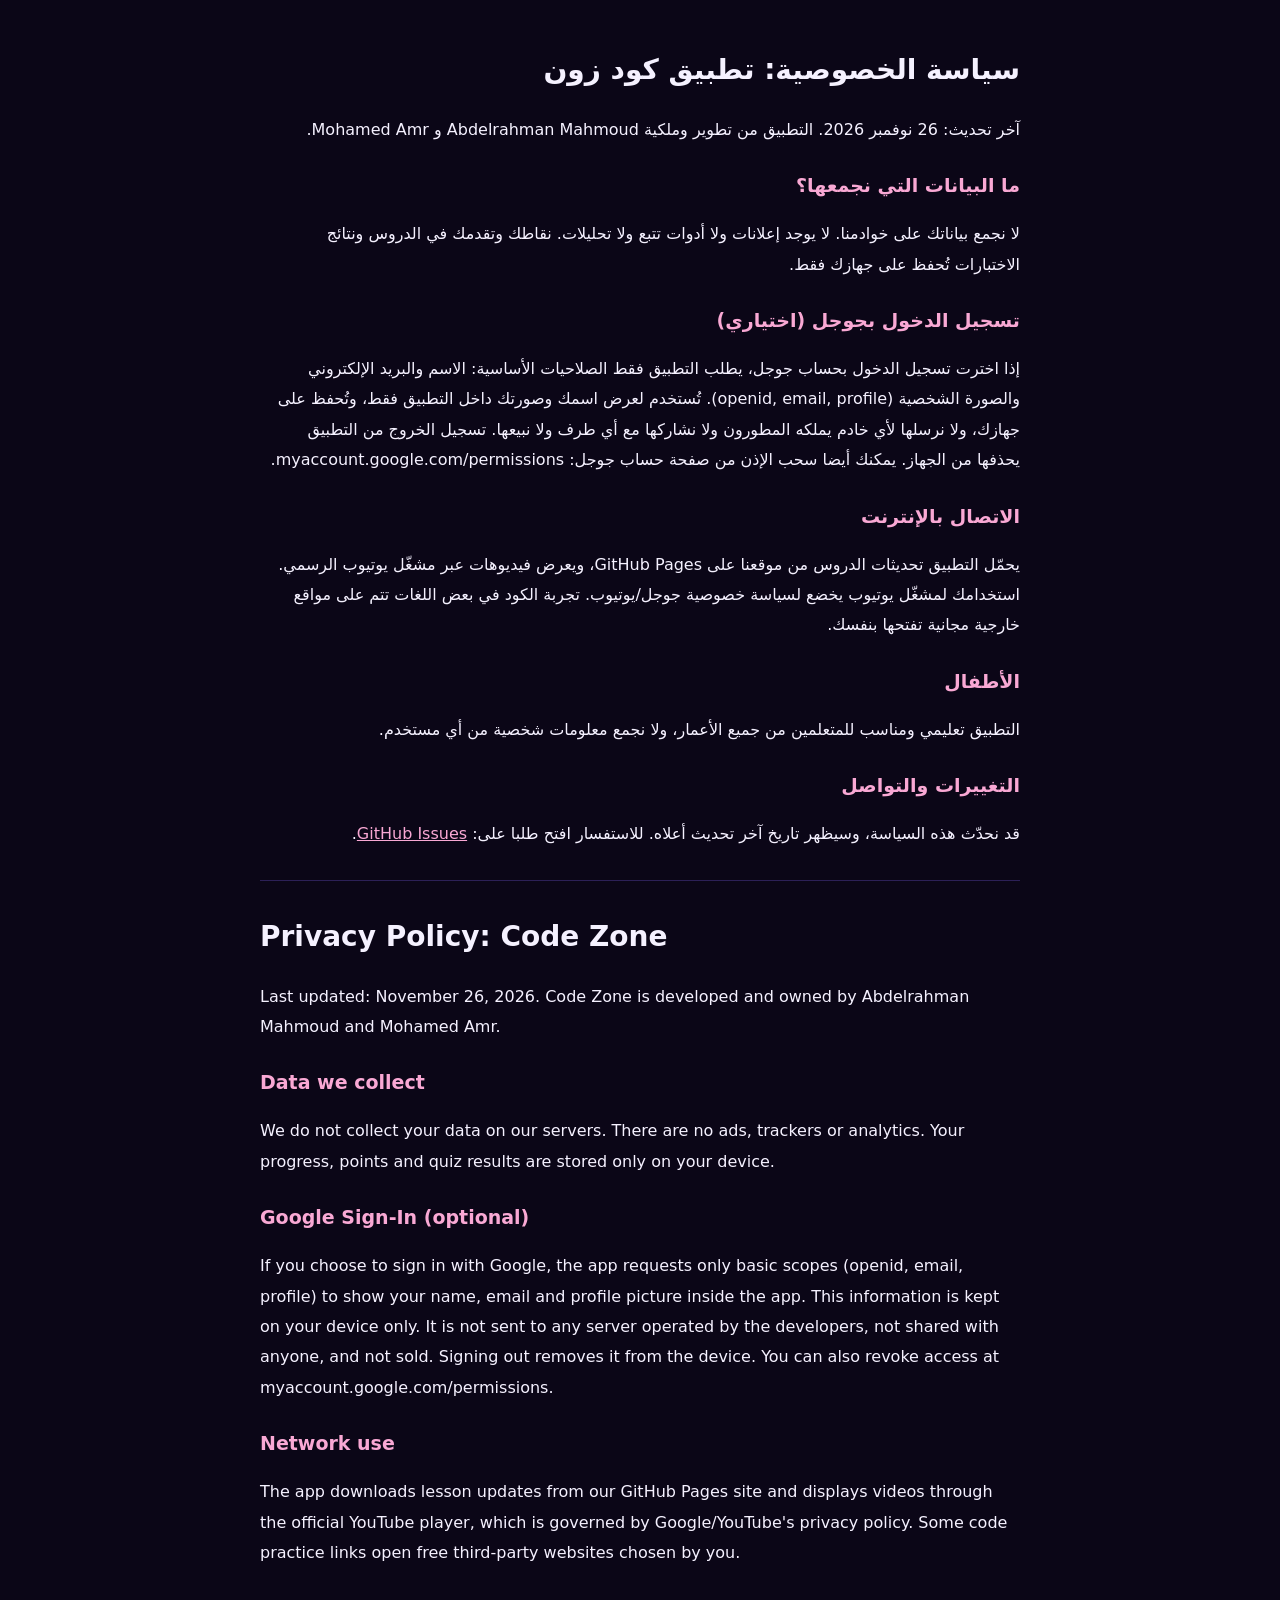
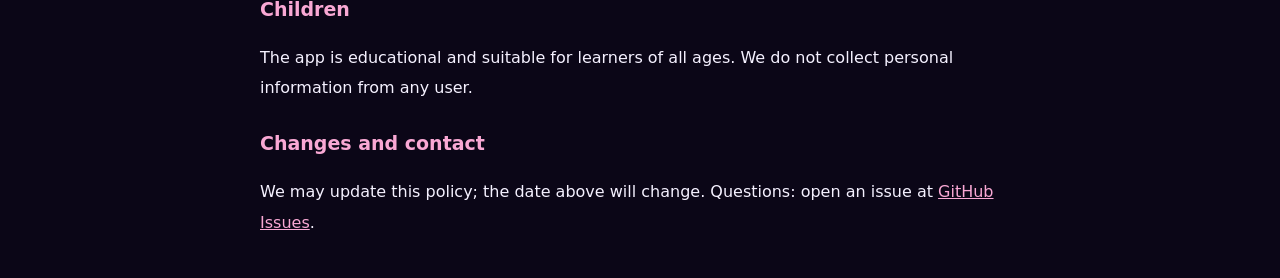
<file: codekids/privacy.html>
<!DOCTYPE html><html lang="ar" dir="rtl"><head><meta charset="utf-8"><meta name="viewport" content="width=device-width,initial-scale=1"><title>سياسة الخصوصية | Privacy Policy - Code Zone</title>
<style>body{margin:0;background:#0b0617;color:#f5f1ff;font-family:system-ui,"Noto Sans Arabic",Tahoma,sans-serif;line-height:1.9}.w{max-width:760px;margin:0 auto;padding:24px 18px}h1{font-size:28px}h2{font-size:19px;margin-top:22px;color:#f9a8d4}a{color:#f9a8d4}.en{direction:ltr;text-align:left;border-top:1px solid #2c2057;margin-top:30px;padding-top:10px}</style></head><body><div class="w">
<h1>سياسة الخصوصية: تطبيق كود زون</h1><p>آخر تحديث: 26 نوفمبر 2026. التطبيق من تطوير وملكية Abdelrahman Mahmoud و Mohamed Amr.</p>
<h2>ما البيانات التي نجمعها؟</h2><p>لا نجمع بياناتك على خوادمنا. لا يوجد إعلانات ولا أدوات تتبع ولا تحليلات. نقاطك وتقدمك في الدروس ونتائج الاختبارات تُحفظ على جهازك فقط.</p>
<h2>تسجيل الدخول بجوجل (اختياري)</h2><p>إذا اخترت تسجيل الدخول بحساب جوجل، يطلب التطبيق فقط الصلاحيات الأساسية: الاسم والبريد الإلكتروني والصورة الشخصية (openid, email, profile). تُستخدم لعرض اسمك وصورتك داخل التطبيق فقط، وتُحفظ على جهازك، ولا نرسلها لأي خادم يملكه المطورون ولا نشاركها مع أي طرف ولا نبيعها. تسجيل الخروج من التطبيق يحذفها من الجهاز. يمكنك أيضا سحب الإذن من صفحة حساب جوجل: myaccount.google.com/permissions.</p>
<h2>الاتصال بالإنترنت</h2><p>يحمّل التطبيق تحديثات الدروس من موقعنا على GitHub Pages، ويعرض فيديوهات عبر مشغّل يوتيوب الرسمي. استخدامك لمشغّل يوتيوب يخضع لسياسة خصوصية جوجل/يوتيوب. تجربة الكود في بعض اللغات تتم على مواقع خارجية مجانية تفتحها بنفسك.</p>
<h2>الأطفال</h2><p>التطبيق تعليمي ومناسب للمتعلمين من جميع الأعمار، ولا نجمع معلومات شخصية من أي مستخدم.</p>
<h2>التغييرات والتواصل</h2><p>قد نحدّث هذه السياسة، وسيظهر تاريخ آخر تحديث أعلاه. للاستفسار افتح طلبا على: <a href="https://github.com/bodimhefni2010-png/bodimhefni2010-png.github.io/issues">GitHub Issues</a>.</p>
<div class="en"><h1>Privacy Policy: Code Zone</h1><p>Last updated: November 26, 2026. Code Zone is developed and owned by Abdelrahman Mahmoud and Mohamed Amr.</p>
<h2>Data we collect</h2><p>We do not collect your data on our servers. There are no ads, trackers or analytics. Your progress, points and quiz results are stored only on your device.</p>
<h2>Google Sign-In (optional)</h2><p>If you choose to sign in with Google, the app requests only basic scopes (openid, email, profile) to show your name, email and profile picture inside the app. This information is kept on your device only. It is not sent to any server operated by the developers, not shared with anyone, and not sold. Signing out removes it from the device. You can also revoke access at myaccount.google.com/permissions.</p>
<h2>Network use</h2><p>The app downloads lesson updates from our GitHub Pages site and displays videos through the official YouTube player, which is governed by Google/YouTube's privacy policy. Some code practice links open free third-party websites chosen by you.</p>
<h2>Children</h2><p>The app is educational and suitable for learners of all ages. We do not collect personal information from any user.</p>
<h2>Changes and contact</h2><p>We may update this policy; the date above will change. Questions: open an issue at <a href="https://github.com/bodimhefni2010-png/bodimhefni2010-png.github.io/issues">GitHub Issues</a>.</p></div>
</div></body></html>
</file>
